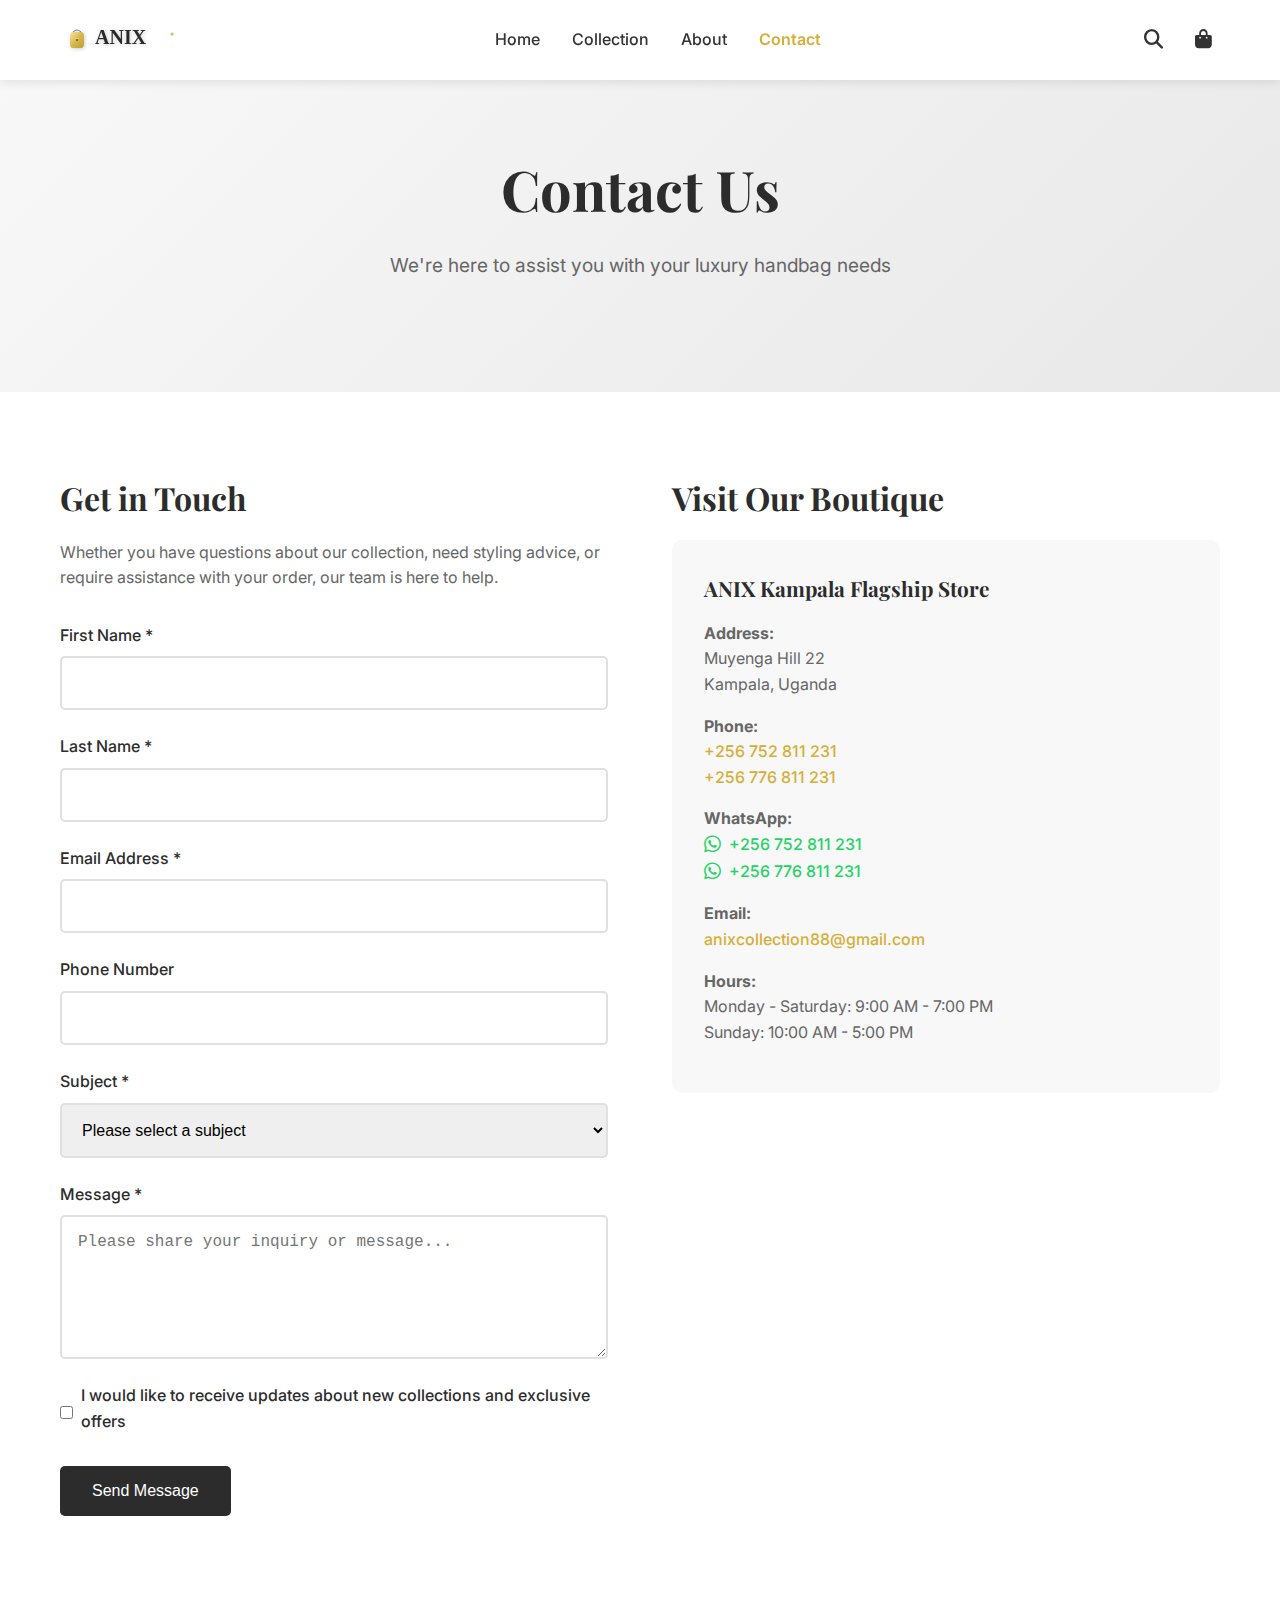
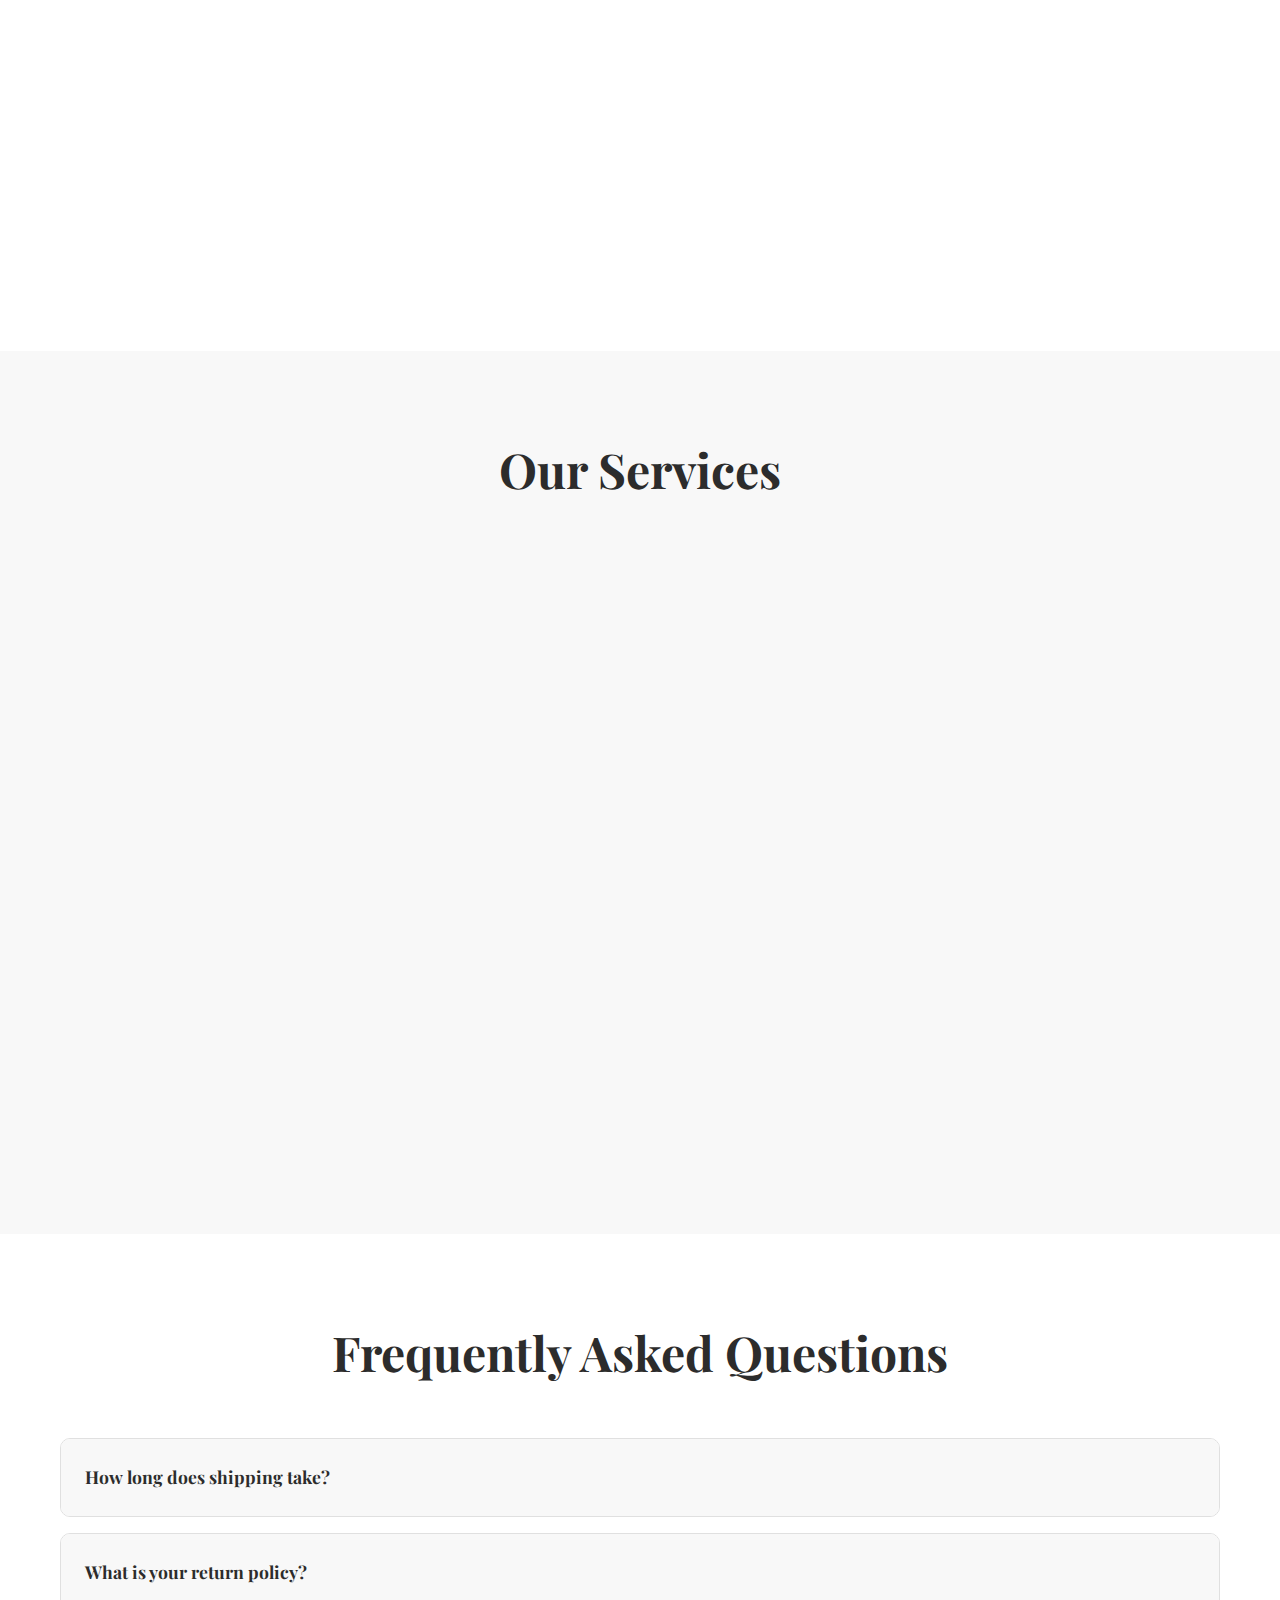
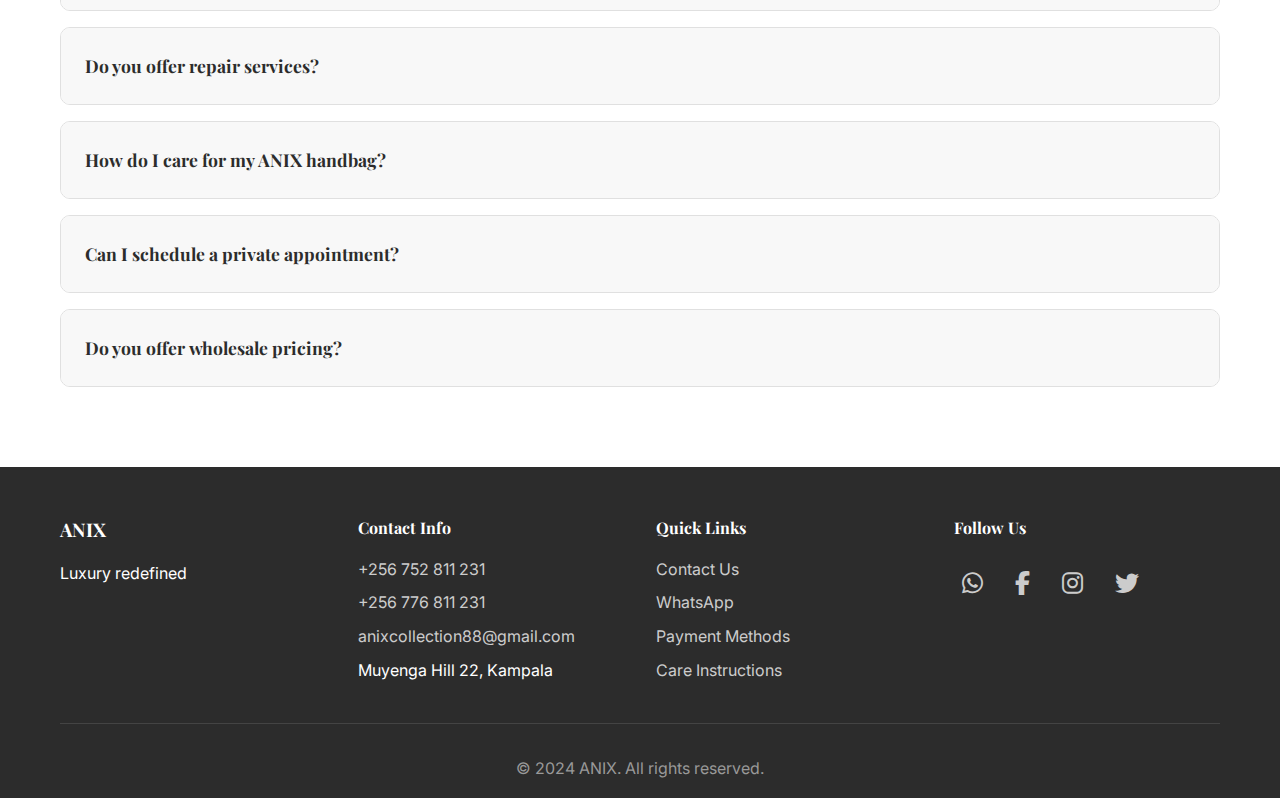
<file: contact.html>
<!DOCTYPE html>
<html lang="en">
<head>
    <meta charset="UTF-8">
    <meta name="viewport" content="width=device-width, initial-scale=1.0, maximum-scale=5.0, user-scalable=yes">
    <meta name="theme-color" content="#d4af37">
    <meta name="apple-mobile-web-app-capable" content="yes">
    <meta name="apple-mobile-web-app-status-bar-style" content="default">
    <title>Contact - ANIX Luxury Handbags</title>
    <link rel="icon" type="image/svg+xml" href="favicon.svg">
    <link rel="stylesheet" href="styles.css">
    <link href="https://fonts.googleapis.com/css2?family=Playfair+Display:wght@400;700&family=Inter:wght@300;400;500;600&display=swap" rel="stylesheet">
    <link rel="stylesheet" href="https://cdnjs.cloudflare.com/ajax/libs/font-awesome/6.4.0/css/all.min.css">
</head>
<body>
    <!-- Header -->
    <header class="header">
        <nav class="navbar">
            <div class="nav-container">
                <div class="logo">
                    <a href="index.html">
                        <img src="logo-horizontal.svg" alt="ANIX Luxury Handbags" class="logo-img">
                    </a>
                </div>
                <ul class="nav-menu">
                    <li><a href="index.html">Home</a></li>
                    <li><a href="collection.html">Collection</a></li>
                    <li><a href="about.html">About</a></li>
                    <li><a href="contact.html" class="active">Contact</a></li>
                </ul>
                <div class="mobile-menu-toggle" onclick="toggleMobileMenu()">
                    <span></span>
                    <span></span>
                    <span></span>
                </div>
                <div class="nav-icons">
                    <span class="search-icon" onclick="toggleSearch()"><i class="fas fa-search"></i></span>
                    <span class="cart-icon" onclick="toggleCart()">
                        <i class="fas fa-shopping-bag"></i>
                        <span class="cart-count" id="cartCount">0</span>
                    </span>
                </div>
            </div>
        </nav>
    </header>

    <!-- Mobile Navigation Menu -->
    <div class="mobile-nav-menu" id="mobileNavMenu">
        <ul>
            <li><a href="index.html">Home</a></li>
            <li><a href="collection.html">Collection</a></li>
            <li><a href="about.html">About</a></li>
            <li><a href="contact.html" class="active">Contact</a></li>
            <li><a href="payment-methods.html">Payment Methods</a></li>
        </ul>
    </div>

    <!-- Contact Hero -->
    <section class="contact-hero">
        <div class="container">
            <h1 class="page-title">Contact Us</h1>
            <p class="page-subtitle">We're here to assist you with your luxury handbag needs</p>
        </div>
    </section>

    <!-- Contact Main -->
    <section class="contact-main">
        <div class="container">
            <div class="contact-grid">
                <!-- Contact Form -->
                <div class="contact-form-section">
                    <h2>Get in Touch</h2>
                    <p>Whether you have questions about our collection, need styling advice, or require assistance with your order, our team is here to help.</p>
                    
                    <form class="contact-form" id="contactForm">
                        <div class="form-group">
                            <label for="firstName">First Name *</label>
                            <input type="text" id="firstName" name="firstName" required>
                        </div>
                        
                        <div class="form-group">
                            <label for="lastName">Last Name *</label>
                            <input type="text" id="lastName" name="lastName" required>
                        </div>
                        
                        <div class="form-group">
                            <label for="email">Email Address *</label>
                            <input type="email" id="email" name="email" required>
                        </div>
                        
                        <div class="form-group">
                            <label for="phone">Phone Number</label>
                            <input type="tel" id="phone" name="phone">
                        </div>
                        
                        <div class="form-group">
                            <label for="subject">Subject *</label>
                            <select id="subject" name="subject" required>
                                <option value="">Please select a subject</option>
                                <option value="general">General Inquiry</option>
                                <option value="product">Product Information</option>
                                <option value="order">Order Status</option>
                                <option value="styling">Personal Styling</option>
                                <option value="care">Care Instructions</option>
                                <option value="repair">Repair Services</option>
                                <option value="wholesale">Wholesale Inquiry</option>
                            </select>
                        </div>
                        
                        <div class="form-group">
                            <label for="message">Message *</label>
                            <textarea id="message" name="message" rows="6" required placeholder="Please share your inquiry or message..."></textarea>
                        </div>
                        
                        <div class="form-group checkbox-group">
                            <input type="checkbox" id="newsletter" name="newsletter">
                            <label for="newsletter">I would like to receive updates about new collections and exclusive offers</label>
                        </div>
                        
                        <button type="submit" class="submit-btn">Send Message</button>
                    </form>
                </div>

                <!-- Contact Information -->
                <div class="contact-info-section">
                    <h2>Visit Our Boutique</h2>

                    <div class="boutique-info">
                        <h3>ANIX Kampala Flagship Store</h3>
                        <div class="boutique-details">
                            <p><strong>Address:</strong><br>
                            Muyenga Hill 22<br>
                            Kampala, Uganda</p>

                            <p><strong>Phone:</strong><br>
                            <a href="tel:+256752811231" class="phone-link">+256 752 811 231</a><br>
                            <a href="tel:+256776811231" class="phone-link">+256 776 811 231</a></p>

                            <p><strong>WhatsApp:</strong><br>
                            <a href="https://wa.me/256752811231" target="_blank" class="whatsapp-link">
                                <i class="fab fa-whatsapp"></i> +256 752 811 231
                            </a><br>
                            <a href="https://wa.me/256776811231" target="_blank" class="whatsapp-link">
                                <i class="fab fa-whatsapp"></i> +256 776 811 231
                            </a></p>

                            <p><strong>Email:</strong><br>
                            <a href="mailto:anixcollection88@gmail.com" class="email-link">anixcollection88@gmail.com</a></p>

                            <p><strong>Hours:</strong><br>
                            Monday - Saturday: 9:00 AM - 7:00 PM<br>
                            Sunday: 10:00 AM - 5:00 PM</p>
                        </div>
                    </div>

                    <div class="boutique-info">
                        <h3>Quick Contact</h3>
                        <div class="boutique-details">
                            <div class="quick-contact-buttons">
                                <a href="https://wa.me/256752811231?text=Hello%20ANIX,%20I'm%20interested%20in%20your%20luxury%20handbag%20collection" target="_blank" class="contact-btn whatsapp-btn">
                                    <i class="fab fa-whatsapp"></i> WhatsApp Us
                                </a>
                                <a href="tel:+256752811231" class="contact-btn call-btn">
                                    <i class="fas fa-phone"></i> Call Now
                                </a>
                                <a href="mailto:anixcollection88@gmail.com?subject=Inquiry%20about%20ANIX%20Handbags" class="contact-btn email-btn">
                                    <i class="fas fa-envelope"></i> Email Us
                                </a>
                            </div>
                        </div>
                    </div>

                    <div class="boutique-info">
                        <h3>Location Map</h3>
                        <div class="boutique-details">
                            <p>Located in the prestigious Muyenga Hill area, our flagship store offers a luxurious shopping experience in the heart of Kampala.</p>
                            <div class="map-placeholder">
                                <p style="text-align: center; color: #666; font-style: italic;">
                                    <i class="fas fa-map-marker-alt"></i> Muyenga Hill 22, Kampala<br>
                                    <small>Easy access via Ggaba Road</small>
                                </p>
                            </div>
                        </div>
                    </div>
                </div>
            </div>
        </div>
    </section>

    <!-- Services -->
    <section class="services">
        <div class="container">
            <h2 class="section-title">Our Services</h2>
            <div class="services-grid">
                <div class="service-item">
                    <div class="service-icon"><i class="fas fa-shopping-bag"></i></div>
                    <h3>Personal Shopping</h3>
                    <p>Our expert stylists provide personalized consultations to help you find the perfect handbag for any occasion.</p>
                </div>
                <div class="service-item">
                    <div class="service-icon"><i class="fas fa-tools"></i></div>
                    <h3>Repair & Restoration</h3>
                    <p>Professional repair services to maintain and restore your ANIX handbags to their original beauty.</p>
                </div>
                <div class="service-item">
                    <div class="service-icon"><i class="fas fa-gift"></i></div>
                    <h3>Custom Orders</h3>
                    <p>Create a truly unique piece with our bespoke service, tailored to your specific preferences and requirements.</p>
                </div>
                <div class="service-item">
                    <div class="service-icon"><i class="fas fa-shipping-fast"></i></div>
                    <h3>Worldwide Delivery</h3>
                    <p>Secure, insured shipping to over 50 countries with white-glove delivery service for your precious purchases.</p>
                </div>
                <div class="service-item">
                    <div class="service-icon"><i class="fas fa-credit-card"></i></div>
                    <h3>Flexible Payment</h3>
                    <p>Multiple payment options including installment plans to make luxury more accessible.</p>
                </div>
                <div class="service-item">
                    <div class="service-icon"><i class="fas fa-certificate"></i></div>
                    <h3>Authentication</h3>
                    <p>Certificate of authenticity with every purchase, ensuring the genuineness of your investment.</p>
                </div>
            </div>
        </div>
    </section>

    <!-- FAQ -->
    <section class="faq">
        <div class="container">
            <h2 class="section-title">Frequently Asked Questions</h2>
            <div class="faq-grid">
                <div class="faq-item">
                    <h3 class="faq-question">How long does shipping take?</h3>
                    <div class="faq-answer">
                        <p>Standard shipping takes 3-5 business days within the US and 7-10 business days internationally. Express shipping options are available for faster delivery.</p>
                    </div>
                </div>
                
                <div class="faq-item">
                    <h3 class="faq-question">What is your return policy?</h3>
                    <div class="faq-answer">
                        <p>We offer a 30-day return policy for unused items in original condition. Custom orders are final sale. Please contact us for return authorization.</p>
                    </div>
                </div>
                
                <div class="faq-item">
                    <h3 class="faq-question">Do you offer repair services?</h3>
                    <div class="faq-answer">
                        <p>Yes, we provide comprehensive repair and restoration services for all ANIX handbags. Contact us for a consultation and quote.</p>
                    </div>
                </div>
                
                <div class="faq-item">
                    <h3 class="faq-question">How do I care for my ANIX handbag?</h3>
                    <div class="faq-answer">
                        <p>Each handbag comes with detailed care instructions. Generally, store in the provided dust bag, avoid excessive moisture, and use leather conditioner as recommended.</p>
                    </div>
                </div>
                
                <div class="faq-item">
                    <h3 class="faq-question">Can I schedule a private appointment?</h3>
                    <div class="faq-answer">
                        <p>Absolutely! We offer private shopping appointments at all our boutiques. Contact us to schedule your personalized experience.</p>
                    </div>
                </div>
                
                <div class="faq-item">
                    <h3 class="faq-question">Do you offer wholesale pricing?</h3>
                    <div class="faq-answer">
                        <p>We work with select retail partners. Please contact our wholesale department for information about becoming an authorized retailer.</p>
                    </div>
                </div>
            </div>
        </div>
    </section>

    <!-- Footer -->
    <footer class="footer">
        <div class="container">
            <div class="footer-content">
                <div class="footer-section">
                    <h3>ANIX</h3>
                    <p>Luxury redefined</p>
                </div>
                <div class="footer-section">
                    <h4>Contact Info</h4>
                    <ul>
                        <li><a href="tel:+256752811231">+256 752 811 231</a></li>
                        <li><a href="tel:+256776811231">+256 776 811 231</a></li>
                        <li><a href="mailto:anixcollection88@gmail.com">anixcollection88@gmail.com</a></li>
                        <li>Muyenga Hill 22, Kampala</li>
                    </ul>
                </div>
                <div class="footer-section">
                    <h4>Quick Links</h4>
                    <ul>
                        <li><a href="contact.html">Contact Us</a></li>
                        <li><a href="https://wa.me/256752811231" target="_blank">WhatsApp</a></li>
                        <li><a href="payment-methods.html">Payment Methods</a></li>
                        <li><a href="#">Care Instructions</a></li>
                    </ul>
                </div>
                <div class="footer-section">
                    <h4>Follow Us</h4>
                    <div class="social-links">
                        <a href="https://wa.me/256752811231" target="_blank" title="WhatsApp"><i class="fab fa-whatsapp"></i></a>
                        <a href="#" title="Facebook"><i class="fab fa-facebook-f"></i></a>
                        <a href="#" title="Instagram"><i class="fab fa-instagram"></i></a>
                        <a href="#" title="Twitter"><i class="fab fa-twitter"></i></a>
                    </div>
                </div>
            </div>
            <div class="footer-bottom">
                <p>&copy; 2024 ANIX. All rights reserved.</p>
            </div>
        </div>
    </footer>

    <script src="script.js"></script>
    <script src="search.js"></script>
    <script src="cart.js"></script>
    <script src="contact.js"></script>
</body>
</html>
</file>
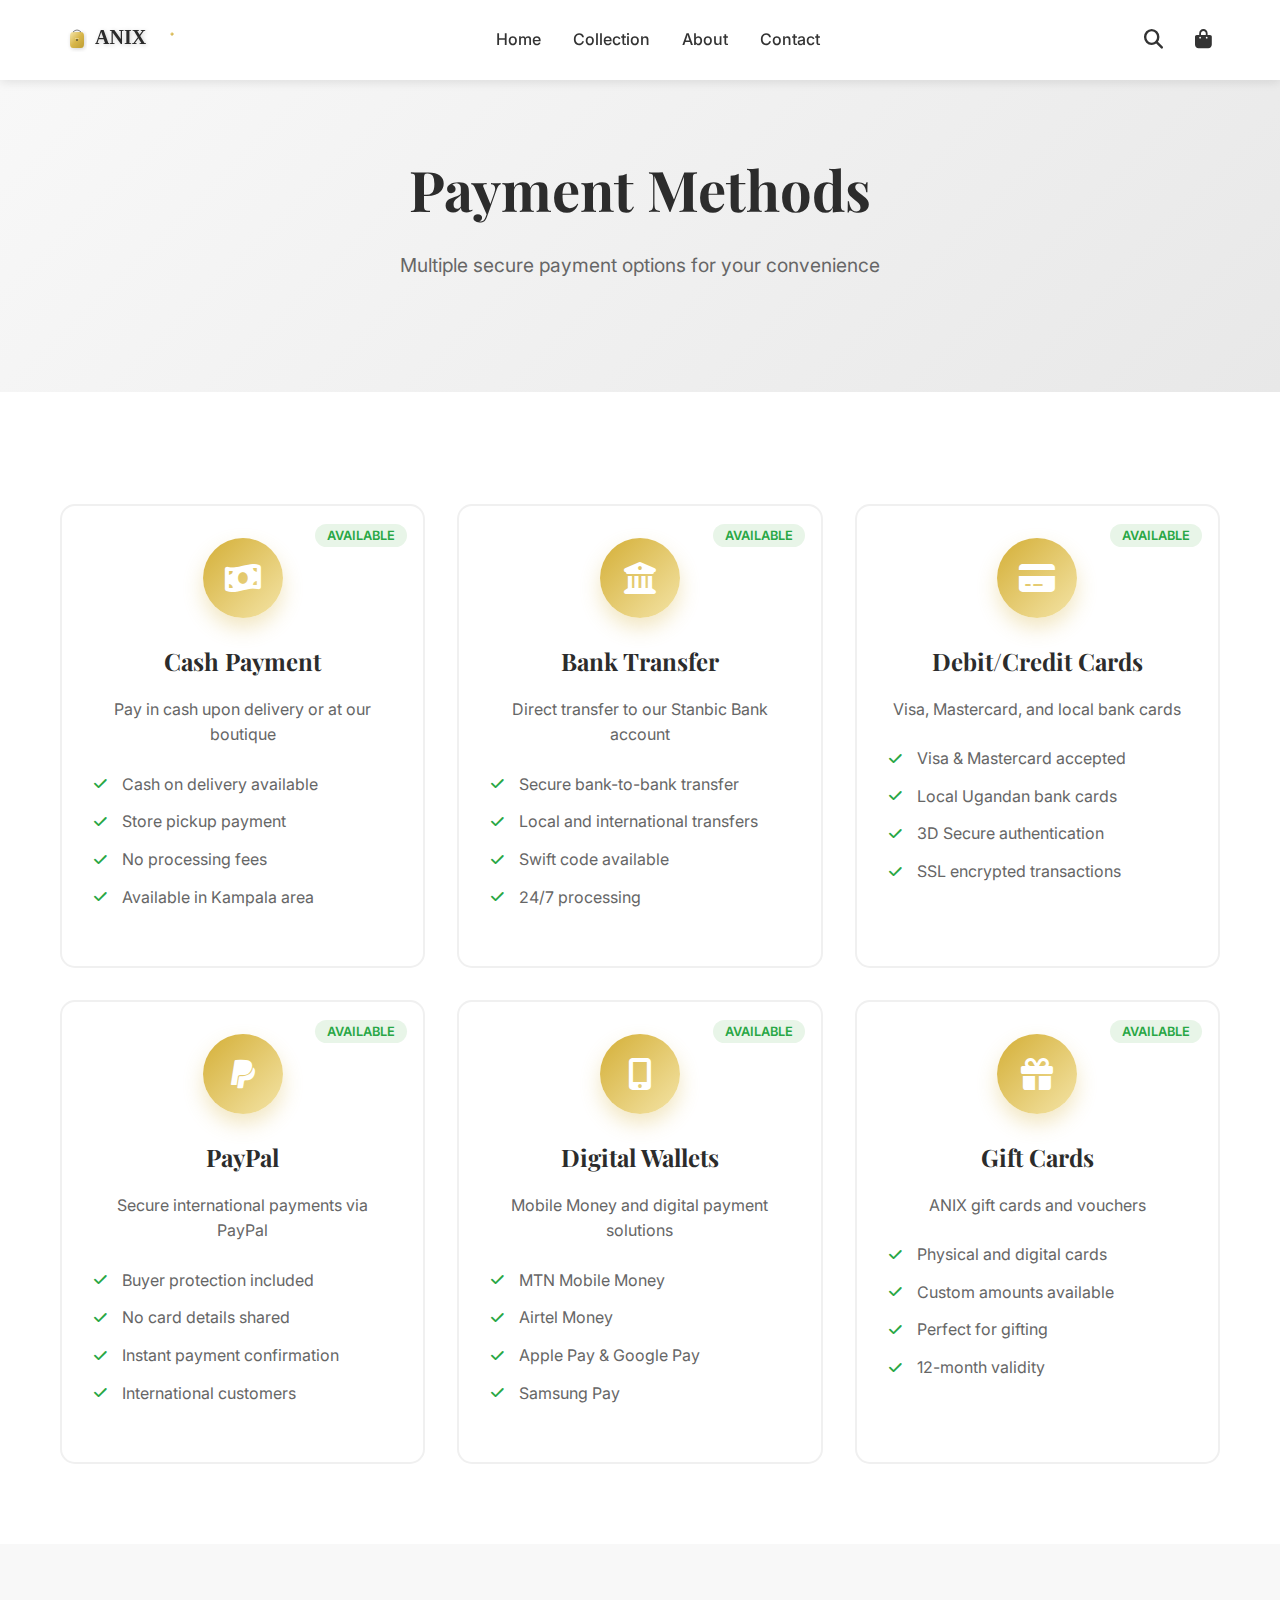
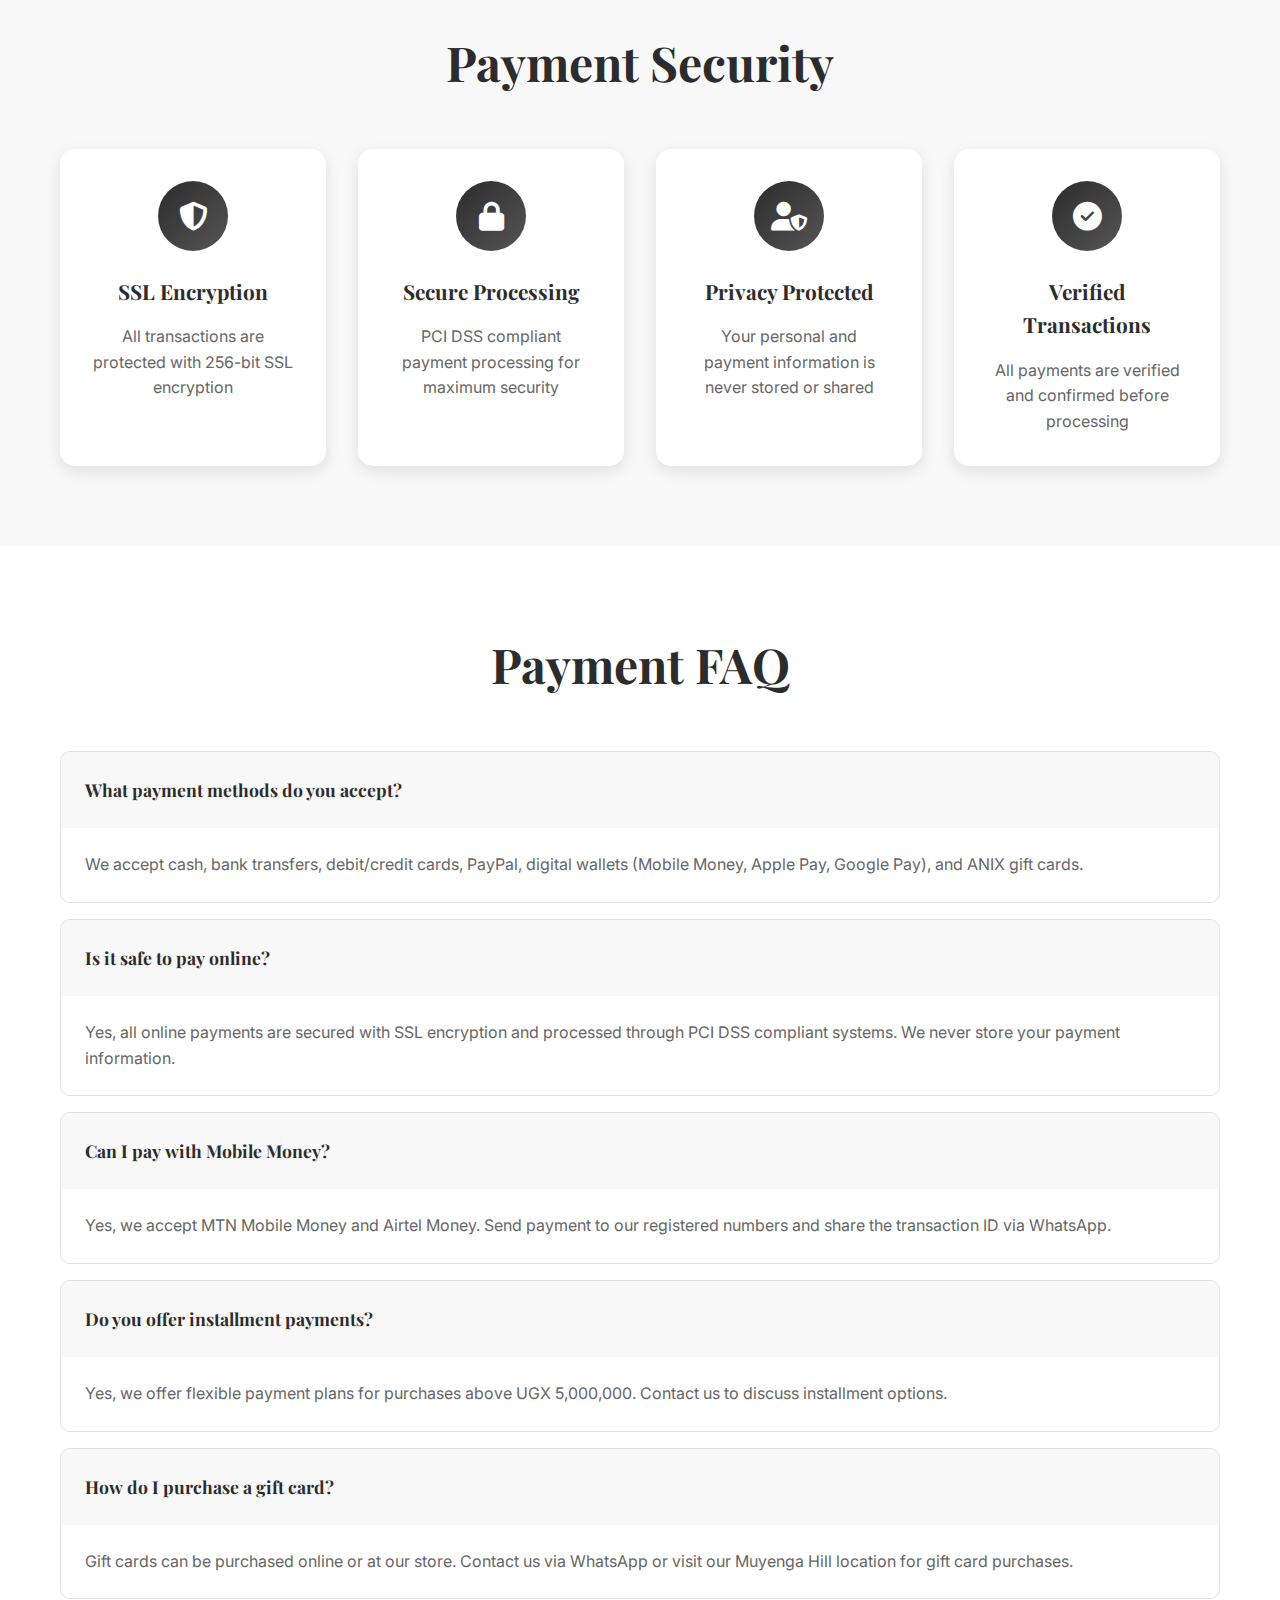
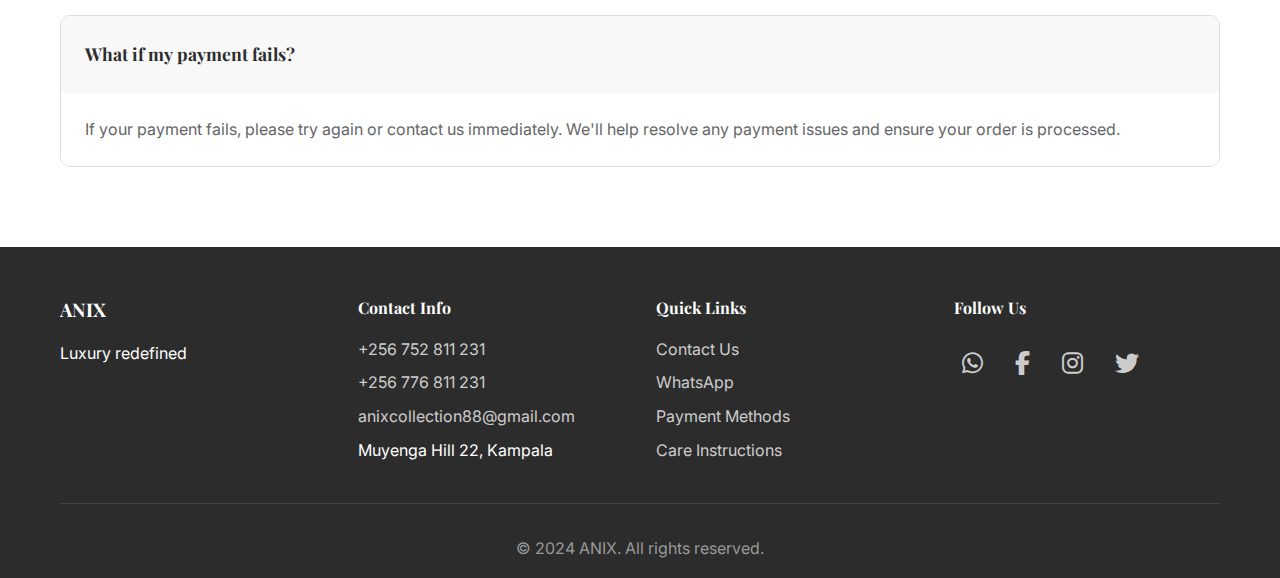
<file: payment-methods.html>
<!DOCTYPE html>
<html lang="en">
<head>
    <meta charset="UTF-8">
    <meta name="viewport" content="width=device-width, initial-scale=1.0, maximum-scale=5.0, user-scalable=yes">
    <meta name="theme-color" content="#d4af37">
    <meta name="apple-mobile-web-app-capable" content="yes">
    <meta name="apple-mobile-web-app-status-bar-style" content="default">
    <title>Payment Methods - ANIX Luxury Handbags</title>
    <link rel="icon" type="image/svg+xml" href="favicon.svg">
    <link rel="stylesheet" href="styles.css">
    <link href="https://fonts.googleapis.com/css2?family=Playfair+Display:wght@400;700&family=Inter:wght@300;400;500;600&display=swap" rel="stylesheet">
    <link rel="stylesheet" href="https://cdnjs.cloudflare.com/ajax/libs/font-awesome/6.4.0/css/all.min.css">
</head>
<body>
    <!-- Header -->
    <header class="header">
        <nav class="navbar">
            <div class="nav-container">
                <div class="logo">
                    <a href="index.html">
                        <img src="logo-horizontal.svg" alt="ANIX Luxury Handbags" class="logo-img">
                    </a>
                </div>
                <ul class="nav-menu">
                    <li><a href="index.html">Home</a></li>
                    <li><a href="collection.html">Collection</a></li>
                    <li><a href="about.html">About</a></li>
                    <li><a href="contact.html">Contact</a></li>
                </ul>
                <div class="mobile-menu-toggle" onclick="toggleMobileMenu()">
                    <span></span>
                    <span></span>
                    <span></span>
                </div>
                <div class="nav-icons">
                    <span class="search-icon" onclick="toggleSearch()"><i class="fas fa-search"></i></span>
                    <span class="cart-icon" onclick="toggleCart()">
                        <i class="fas fa-shopping-bag"></i>
                        <span class="cart-count" id="cartCount">0</span>
                    </span>
                </div>
            </div>
        </nav>
    </header>

    <!-- Mobile Navigation Menu -->
    <div class="mobile-nav-menu" id="mobileNavMenu">
        <ul>
            <li><a href="index.html">Home</a></li>
            <li><a href="collection.html">Collection</a></li>
            <li><a href="about.html">About</a></li>
            <li><a href="contact.html">Contact</a></li>
            <li><a href="payment-methods.html" class="active">Payment Methods</a></li>
        </ul>
    </div>

    <!-- Payment Methods Hero -->
    <section class="payment-hero">
        <div class="container">
            <h1 class="page-title">Payment Methods</h1>
            <p class="page-subtitle">Multiple secure payment options for your convenience</p>
        </div>
    </section>

    <!-- Payment Methods Main -->
    <section class="payment-methods-main">
        <div class="container">
            <div class="payment-methods-grid">
                <!-- Cash Payment -->
                <div class="payment-method-card">
                    <div class="payment-card-icon">
                        <i class="fas fa-money-bill-wave"></i>
                    </div>
                    <h3>Cash Payment</h3>
                    <p class="payment-description">Pay in cash upon delivery or at our boutique</p>
                    <ul class="payment-features">
                        <li><i class="fas fa-check"></i> Cash on delivery available</li>
                        <li><i class="fas fa-check"></i> Store pickup payment</li>
                        <li><i class="fas fa-check"></i> No processing fees</li>
                        <li><i class="fas fa-check"></i> Available in Kampala area</li>
                    </ul>
                    <div class="payment-availability">
                        <span class="availability-badge available">Available</span>
                    </div>
                </div>

                <!-- Bank Transfer -->
                <div class="payment-method-card">
                    <div class="payment-card-icon">
                        <i class="fas fa-university"></i>
                    </div>
                    <h3>Bank Transfer</h3>
                    <p class="payment-description">Direct transfer to our Stanbic Bank account</p>
                    <ul class="payment-features">
                        <li><i class="fas fa-check"></i> Secure bank-to-bank transfer</li>
                        <li><i class="fas fa-check"></i> Local and international transfers</li>
                        <li><i class="fas fa-check"></i> Swift code available</li>
                        <li><i class="fas fa-check"></i> 24/7 processing</li>
                    </ul>
                    <div class="payment-availability">
                        <span class="availability-badge available">Available</span>
                    </div>
                </div>

                <!-- Debit/Credit Cards -->
                <div class="payment-method-card">
                    <div class="payment-card-icon">
                        <i class="fas fa-credit-card"></i>
                    </div>
                    <h3>Debit/Credit Cards</h3>
                    <p class="payment-description">Visa, Mastercard, and local bank cards</p>
                    <ul class="payment-features">
                        <li><i class="fas fa-check"></i> Visa & Mastercard accepted</li>
                        <li><i class="fas fa-check"></i> Local Ugandan bank cards</li>
                        <li><i class="fas fa-check"></i> 3D Secure authentication</li>
                        <li><i class="fas fa-check"></i> SSL encrypted transactions</li>
                    </ul>
                    <div class="payment-availability">
                        <span class="availability-badge available">Available</span>
                    </div>
                </div>

                <!-- PayPal -->
                <div class="payment-method-card">
                    <div class="payment-card-icon">
                        <i class="fab fa-paypal"></i>
                    </div>
                    <h3>PayPal</h3>
                    <p class="payment-description">Secure international payments via PayPal</p>
                    <ul class="payment-features">
                        <li><i class="fas fa-check"></i> Buyer protection included</li>
                        <li><i class="fas fa-check"></i> No card details shared</li>
                        <li><i class="fas fa-check"></i> Instant payment confirmation</li>
                        <li><i class="fas fa-check"></i> International customers</li>
                    </ul>
                    <div class="payment-availability">
                        <span class="availability-badge available">Available</span>
                    </div>
                </div>

                <!-- Digital Wallets -->
                <div class="payment-method-card">
                    <div class="payment-card-icon">
                        <i class="fas fa-mobile-alt"></i>
                    </div>
                    <h3>Digital Wallets</h3>
                    <p class="payment-description">Mobile Money and digital payment solutions</p>
                    <ul class="payment-features">
                        <li><i class="fas fa-check"></i> MTN Mobile Money</li>
                        <li><i class="fas fa-check"></i> Airtel Money</li>
                        <li><i class="fas fa-check"></i> Apple Pay & Google Pay</li>
                        <li><i class="fas fa-check"></i> Samsung Pay</li>
                    </ul>
                    <div class="payment-availability">
                        <span class="availability-badge available">Available</span>
                    </div>
                </div>

                <!-- Gift Cards -->
                <div class="payment-method-card">
                    <div class="payment-card-icon">
                        <i class="fas fa-gift"></i>
                    </div>
                    <h3>Gift Cards</h3>
                    <p class="payment-description">ANIX gift cards and vouchers</p>
                    <ul class="payment-features">
                        <li><i class="fas fa-check"></i> Physical and digital cards</li>
                        <li><i class="fas fa-check"></i> Custom amounts available</li>
                        <li><i class="fas fa-check"></i> Perfect for gifting</li>
                        <li><i class="fas fa-check"></i> 12-month validity</li>
                    </ul>
                    <div class="payment-availability">
                        <span class="availability-badge available">Available</span>
                    </div>
                </div>
            </div>
        </div>
    </section>

    <!-- Payment Security -->
    <section class="payment-security">
        <div class="container">
            <h2 class="section-title">Payment Security</h2>
            <div class="security-features">
                <div class="security-item">
                    <div class="security-icon">
                        <i class="fas fa-shield-alt"></i>
                    </div>
                    <h3>SSL Encryption</h3>
                    <p>All transactions are protected with 256-bit SSL encryption</p>
                </div>
                <div class="security-item">
                    <div class="security-icon">
                        <i class="fas fa-lock"></i>
                    </div>
                    <h3>Secure Processing</h3>
                    <p>PCI DSS compliant payment processing for maximum security</p>
                </div>
                <div class="security-item">
                    <div class="security-icon">
                        <i class="fas fa-user-shield"></i>
                    </div>
                    <h3>Privacy Protected</h3>
                    <p>Your personal and payment information is never stored or shared</p>
                </div>
                <div class="security-item">
                    <div class="security-icon">
                        <i class="fas fa-check-circle"></i>
                    </div>
                    <h3>Verified Transactions</h3>
                    <p>All payments are verified and confirmed before processing</p>
                </div>
            </div>
        </div>
    </section>

    <!-- Payment FAQ -->
    <section class="payment-faq">
        <div class="container">
            <h2 class="section-title">Payment FAQ</h2>
            <div class="faq-grid">
                <div class="faq-item">
                    <h3 class="faq-question">What payment methods do you accept?</h3>
                    <div class="faq-answer">
                        <p>We accept cash, bank transfers, debit/credit cards, PayPal, digital wallets (Mobile Money, Apple Pay, Google Pay), and ANIX gift cards.</p>
                    </div>
                </div>
                
                <div class="faq-item">
                    <h3 class="faq-question">Is it safe to pay online?</h3>
                    <div class="faq-answer">
                        <p>Yes, all online payments are secured with SSL encryption and processed through PCI DSS compliant systems. We never store your payment information.</p>
                    </div>
                </div>
                
                <div class="faq-item">
                    <h3 class="faq-question">Can I pay with Mobile Money?</h3>
                    <div class="faq-answer">
                        <p>Yes, we accept MTN Mobile Money and Airtel Money. Send payment to our registered numbers and share the transaction ID via WhatsApp.</p>
                    </div>
                </div>
                
                <div class="faq-item">
                    <h3 class="faq-question">Do you offer installment payments?</h3>
                    <div class="faq-answer">
                        <p>Yes, we offer flexible payment plans for purchases above UGX 5,000,000. Contact us to discuss installment options.</p>
                    </div>
                </div>
                
                <div class="faq-item">
                    <h3 class="faq-question">How do I purchase a gift card?</h3>
                    <div class="faq-answer">
                        <p>Gift cards can be purchased online or at our store. Contact us via WhatsApp or visit our Muyenga Hill location for gift card purchases.</p>
                    </div>
                </div>
                
                <div class="faq-item">
                    <h3 class="faq-question">What if my payment fails?</h3>
                    <div class="faq-answer">
                        <p>If your payment fails, please try again or contact us immediately. We'll help resolve any payment issues and ensure your order is processed.</p>
                    </div>
                </div>
            </div>
        </div>
    </section>

    <!-- Footer -->
    <footer class="footer">
        <div class="container">
            <div class="footer-content">
                <div class="footer-section">
                    <h3>ANIX</h3>
                    <p>Luxury redefined</p>
                </div>
                <div class="footer-section">
                    <h4>Contact Info</h4>
                    <ul>
                        <li><a href="tel:+256752811231">+256 752 811 231</a></li>
                        <li><a href="tel:+256776811231">+256 776 811 231</a></li>
                        <li><a href="mailto:anixcollection88@gmail.com">anixcollection88@gmail.com</a></li>
                        <li>Muyenga Hill 22, Kampala</li>
                    </ul>
                </div>
                <div class="footer-section">
                    <h4>Quick Links</h4>
                    <ul>
                        <li><a href="contact.html">Contact Us</a></li>
                        <li><a href="https://wa.me/256752811231" target="_blank">WhatsApp</a></li>
                        <li><a href="payment-methods.html">Payment Methods</a></li>
                        <li><a href="#">Care Instructions</a></li>
                    </ul>
                </div>
                <div class="footer-section">
                    <h4>Follow Us</h4>
                    <div class="social-links">
                        <a href="https://wa.me/256752811231" target="_blank" title="WhatsApp"><i class="fab fa-whatsapp"></i></a>
                        <a href="#" title="Facebook"><i class="fab fa-facebook-f"></i></a>
                        <a href="#" title="Instagram"><i class="fab fa-instagram"></i></a>
                        <a href="#" title="Twitter"><i class="fab fa-twitter"></i></a>
                    </div>
                </div>
            </div>
            <div class="footer-bottom">
                <p>&copy; 2024 ANIX. All rights reserved.</p>
            </div>
        </div>
    </footer>

    <script src="script.js"></script>
    <script src="search.js"></script>
    <script src="cart.js"></script>
</body>
</html>
</file>
<file: styles.css>
/* Reset and Base Styles */
* {
    margin: 0;
    padding: 0;
    box-sizing: border-box;
}

body {
    font-family: 'Inter', sans-serif;
    line-height: 1.6;
    color: #333;
    background-color: #fafafa;
}

.container {
    max-width: 1200px;
    margin: 0 auto;
    padding: 0 20px;
}

/* Header */
.header {
    background: #fff;
    box-shadow: 0 2px 10px rgba(0,0,0,0.1);
    position: fixed;
    width: 100%;
    top: 0;
    z-index: 1000;
}

.navbar {
    padding: 1rem 0;
}

.nav-container {
    max-width: 1200px;
    margin: 0 auto;
    padding: 0 20px;
    display: flex;
    justify-content: space-between;
    align-items: center;
}

.logo h1 {
    font-family: 'Playfair Display', serif;
    font-size: 2rem;
    font-weight: 700;
    color: #2c2c2c;
    letter-spacing: 2px;
}

.logo-img {
    height: 40px;
    width: auto;
    transition: transform 0.3s ease;
    cursor: pointer;
}

.logo-img:hover {
    transform: scale(1.05);
}

.nav-menu {
    display: flex;
    list-style: none;
    gap: 2rem;
}

.nav-menu a {
    text-decoration: none;
    color: #333;
    font-weight: 500;
    transition: color 0.3s ease;
}

.nav-menu a:hover {
    color: #d4af37;
}

.nav-icons {
    display: flex;
    gap: 1rem;
    font-size: 1.2rem;
    cursor: pointer;
}

.nav-icons span {
    padding: 0.5rem;
    border-radius: 50%;
    transition: all 0.3s ease;
}

.nav-icons span:hover {
    background: rgba(212, 175, 55, 0.1);
    color: #d4af37;
}

/* Cart Count Badge */
.cart-count {
    position: absolute;
    top: -8px;
    right: -8px;
    background: #d4af37;
    color: white;
    border-radius: 50%;
    width: 20px;
    height: 20px;
    font-size: 0.75rem;
    font-weight: bold;
    display: flex;
    align-items: center;
    justify-content: center;
    min-width: 20px;
}

.cart-icon {
    position: relative;
}

/* Hero Section */
.hero {
    margin-top: 80px;
    min-height: 80vh;
    display: flex;
    align-items: center;
    background: linear-gradient(135deg, #f8f8f8 0%, #e8e8e8 100%);
    padding: 2rem 0;
}

.hero-content {
    flex: 1;
    max-width: 1200px;
    margin: 0 auto;
    padding: 0 20px;
    display: grid;
    grid-template-columns: 1fr 1fr;
    gap: 4rem;
    align-items: center;
}

.hero-title {
    font-family: 'Playfair Display', serif;
    font-size: 4rem;
    font-weight: 700;
    color: #2c2c2c;
    letter-spacing: 3px;
    margin-bottom: 0.5rem;
}

.hero-subtitle {
    font-size: 1.5rem;
    color: #666;
    margin-bottom: 1rem;
    font-weight: 300;
}

.hero-description {
    font-size: 1.1rem;
    color: #777;
    margin-bottom: 2rem;
    line-height: 1.8;
}

.cta-button {
    background: #2c2c2c;
    color: white;
    border: none;
    padding: 1rem 2rem;
    font-size: 1rem;
    font-weight: 500;
    cursor: pointer;
    transition: all 0.3s ease;
    letter-spacing: 1px;
    text-transform: uppercase;
}

.cta-button:hover {
    background: #d4af37;
    transform: translateY(-2px);
}

.hero-image {
    display: flex;
    justify-content: center;
    align-items: center;
}

.hero-bag-container {
    width: 350px;
    height: 350px;
    border-radius: 20px;
    overflow: hidden;
    box-shadow: 0 20px 40px rgba(0,0,0,0.15);
    background: #f8f8f8;
    display: flex;
    align-items: center;
    justify-content: center;
}

.hero-bag-img {
    width: 100%;
    height: 100%;
    object-fit: cover;
    transition: transform 0.3s ease;
}

.hero-bag-img:hover {
    transform: scale(1.05);
}

/* Collection Section */
.collection {
    padding: 5rem 0;
    background: #fff;
}

.section-title {
    font-family: 'Playfair Display', serif;
    font-size: 3rem;
    text-align: center;
    margin-bottom: 1rem;
    color: #2c2c2c;
}

.collection-subtitle {
    text-align: center;
    color: #666;
    font-size: 1.1rem;
    margin-bottom: 3rem;
    font-style: italic;
}

.collection-grid {
    display: grid;
    grid-template-columns: repeat(auto-fit, minmax(350px, 1fr));
    gap: 2rem;
    margin-top: 2rem;
}

.product-card {
    background: #fff;
    border-radius: 10px;
    overflow: hidden;
    box-shadow: 0 10px 30px rgba(0,0,0,0.1);
    transition: transform 0.3s ease, box-shadow 0.3s ease;
    cursor: pointer;
}

.product-card:hover {
    transform: translateY(-10px);
    box-shadow: 0 20px 40px rgba(0,0,0,0.15);
}

.product-image {
    height: 250px;
    background: #f8f8f8;
    display: flex;
    align-items: center;
    justify-content: center;
    position: relative;
    overflow: hidden;
}

.product-img {
    width: 100%;
    height: 100%;
    object-fit: cover;
    transition: transform 0.3s ease;
}

.product-card:hover .product-img {
    transform: scale(1.05);
}

.product-info {
    padding: 1.5rem;
    text-align: center;
}

.product-info h3 {
    font-family: 'Playfair Display', serif;
    font-size: 1.3rem;
    margin-bottom: 0.5rem;
    color: #2c2c2c;
}

.product-price {
    font-size: 1.2rem;
    font-weight: 600;
    color: #d4af37;
    margin-bottom: 0.5rem;
}

.product-description {
    color: #666;
    font-size: 0.9rem;
}

/* About Section */
.about {
    padding: 5rem 0;
    background: #f8f8f8;
}

.about-content {
    max-width: 800px;
    margin: 0 auto;
    text-align: center;
}

.about-content p {
    font-size: 1.1rem;
    color: #666;
    margin-bottom: 1.5rem;
    line-height: 1.8;
}

/* Footer */
.footer {
    background: #2c2c2c;
    color: #fff;
    padding: 3rem 0 1rem;
}

.footer-content {
    display: grid;
    grid-template-columns: repeat(auto-fit, minmax(250px, 1fr));
    gap: 2rem;
    margin-bottom: 2rem;
}

.footer-section h3,
.footer-section h4 {
    margin-bottom: 1rem;
    font-family: 'Playfair Display', serif;
}

.footer-section ul {
    list-style: none;
}

.footer-section ul li {
    margin-bottom: 0.5rem;
}

.footer-section a {
    color: #ccc;
    text-decoration: none;
    transition: color 0.3s ease;
}

.footer-section a:hover {
    color: #d4af37;
}

.social-links {
    display: flex;
    gap: 1rem;
    font-size: 1.5rem;
}

.social-links a,
.social-links span {
    color: #ccc;
    text-decoration: none;
    transition: all 0.3s ease;
    padding: 0.5rem;
    border-radius: 50%;
}

.social-links a:hover {
    color: #d4af37;
    background: rgba(212, 175, 55, 0.1);
    transform: translateY(-2px);
}

.footer-bottom {
    text-align: center;
    padding-top: 2rem;
    border-top: 1px solid #444;
    color: #999;
}

/* Modal */
.modal {
    display: none;
    position: fixed;
    z-index: 2000;
    left: 0;
    top: 0;
    width: 100%;
    height: 100%;
    background-color: rgba(0,0,0,0.8);
}

.modal-content {
    background-color: #fff;
    margin: 5% auto;
    padding: 2rem;
    border-radius: 10px;
    width: 80%;
    max-width: 600px;
    position: relative;
}

.close {
    color: #aaa;
    float: right;
    font-size: 28px;
    font-weight: bold;
    cursor: pointer;
    position: absolute;
    right: 20px;
    top: 15px;
}

.close:hover {
    color: #000;
}

/* Active Navigation Link */
.nav-menu a.active {
    color: #d4af37;
    font-weight: 600;
}

/* Page Titles */
.page-title {
    font-family: 'Playfair Display', serif;
    font-size: 3.5rem;
    color: #2c2c2c;
    text-align: center;
    margin-bottom: 1rem;
}

.page-subtitle {
    font-size: 1.2rem;
    color: #666;
    text-align: center;
    margin-bottom: 3rem;
    max-width: 600px;
    margin-left: auto;
    margin-right: auto;
}

/* Collection Page Styles */
.collection-hero {
    margin-top: 80px;
    padding: 4rem 0;
    background: linear-gradient(135deg, #f8f8f8 0%, #e8e8e8 100%);
}

.filter-section {
    padding: 2rem 0;
    background: #fff;
    border-bottom: 1px solid #eee;
}

.filter-controls {
    display: flex;
    justify-content: center;
    gap: 1rem;
    margin-bottom: 1rem;
}

.filter-btn {
    background: transparent;
    border: 2px solid #ddd;
    padding: 0.5rem 1.5rem;
    border-radius: 25px;
    cursor: pointer;
    transition: all 0.3s ease;
    font-weight: 500;
}

.filter-btn.active,
.filter-btn:hover {
    background: #2c2c2c;
    color: white;
    border-color: #2c2c2c;
}

.sort-controls {
    text-align: center;
}

.sort-select {
    padding: 0.5rem 1rem;
    border: 1px solid #ddd;
    border-radius: 5px;
    background: white;
    font-size: 0.9rem;
}

.collection-main {
    padding: 3rem 0;
}

.collection-grid-full {
    display: grid;
    grid-template-columns: repeat(auto-fit, minmax(300px, 1fr));
    gap: 2rem;
}

.product-overlay {
    position: absolute;
    top: 0;
    left: 0;
    right: 0;
    bottom: 0;
    background: rgba(0,0,0,0.8);
    display: flex;
    flex-direction: column;
    align-items: center;
    justify-content: center;
    gap: 1rem;
    opacity: 0;
    transition: opacity 0.3s ease;
}

.product-card:hover .product-overlay {
    opacity: 1;
}

.quick-view-btn,
.add-to-cart-btn {
    background: white;
    color: #2c2c2c;
    border: none;
    padding: 0.75rem 1.5rem;
    border-radius: 25px;
    cursor: pointer;
    font-weight: 500;
    transition: all 0.3s ease;
}

.quick-view-btn:hover,
.add-to-cart-btn:hover {
    background: #d4af37;
    color: white;
}

.product-colors {
    display: flex;
    gap: 0.5rem;
    margin-top: 0.5rem;
    justify-content: center;
}

.color-dot {
    width: 20px;
    height: 20px;
    border-radius: 50%;
    cursor: pointer;
    transition: transform 0.3s ease;
}

.color-dot:hover {
    transform: scale(1.2);
}

.limited-badge {
    position: absolute;
    top: 10px;
    right: 10px;
    background: #d4af37;
    color: white;
    padding: 0.25rem 0.75rem;
    border-radius: 15px;
    font-size: 0.8rem;
    font-weight: 500;
}

.collection-features {
    padding: 4rem 0;
    background: #f8f8f8;
}

.features-grid {
    display: grid;
    grid-template-columns: repeat(auto-fit, minmax(250px, 1fr));
    gap: 2rem;
}

.feature-item {
    text-align: center;
    padding: 2rem;
    background: white;
    border-radius: 10px;
    box-shadow: 0 5px 15px rgba(0,0,0,0.1);
}

.feature-icon {
    font-size: 3rem;
    margin-bottom: 1rem;
    color: #d4af37;
}

.feature-item h3 {
    font-family: 'Playfair Display', serif;
    font-size: 1.5rem;
    margin-bottom: 1rem;
    color: #2c2c2c;
}

/* Mobile Navigation */
.mobile-menu-toggle {
    display: none;
    flex-direction: column;
    cursor: pointer;
    padding: 0.75rem;
    border-radius: 12px;
    background: rgba(212, 175, 55, 0.1);
    border: 2px solid rgba(212, 175, 55, 0.2);
    transition: all 0.3s ease;
    position: relative;
    overflow: hidden;
}

.mobile-menu-toggle::before {
    content: '';
    position: absolute;
    top: 0;
    left: -100%;
    width: 100%;
    height: 100%;
    background: linear-gradient(90deg, transparent, rgba(212, 175, 55, 0.2), transparent);
    transition: left 0.5s ease;
}

.mobile-menu-toggle:active::before {
    left: 100%;
}

.mobile-menu-toggle:active {
    transform: scale(0.95);
    background: rgba(212, 175, 55, 0.2);
}

.mobile-menu-toggle span {
    width: 28px;
    height: 3px;
    background: linear-gradient(90deg, #2c2c2c, #555);
    margin: 3px 0;
    transition: all 0.4s cubic-bezier(0.4, 0, 0.2, 1);
    border-radius: 2px;
    position: relative;
    z-index: 2;
}

.mobile-menu-toggle.active {
    background: rgba(212, 175, 55, 0.2);
    border-color: #d4af37;
    transform: rotate(180deg);
}

.mobile-menu-toggle.active span {
    background: linear-gradient(90deg, #d4af37, #b8941f);
}

.mobile-menu-toggle.active span:nth-child(1) {
    transform: rotate(-45deg) translate(-6px, 6px);
    width: 24px;
}

.mobile-menu-toggle.active span:nth-child(2) {
    opacity: 0;
    transform: scale(0);
}

.mobile-menu-toggle.active span:nth-child(3) {
    transform: rotate(45deg) translate(-6px, -6px);
    width: 24px;
}

.mobile-nav-menu {
    display: none;
    position: fixed;
    top: 70px;
    left: 0;
    width: 100%;
    background: linear-gradient(135deg, rgba(255,255,255,0.98) 0%, rgba(248,248,248,0.98) 100%);
    backdrop-filter: blur(20px);
    box-shadow: 0 10px 30px rgba(0,0,0,0.15);
    z-index: 1000;
    padding: 2rem 0;
    border-top: 1px solid rgba(212, 175, 55, 0.2);
    transform: translateY(-100%);
    transition: all 0.4s cubic-bezier(0.4, 0, 0.2, 1);
}

.mobile-nav-menu.active {
    display: block;
    transform: translateY(0);
}

.mobile-nav-menu ul {
    list-style: none;
    padding: 0;
    margin: 0;
    max-width: 400px;
    margin: 0 auto;
}

.mobile-nav-menu li {
    margin-bottom: 0.5rem;
    border-radius: 12px;
    overflow: hidden;
    margin: 0 1.5rem 0.5rem 1.5rem;
}

.mobile-nav-menu a {
    display: flex;
    align-items: center;
    padding: 1.2rem 1.5rem;
    color: #2c2c2c;
    text-decoration: none;
    font-weight: 500;
    font-size: 1.1rem;
    transition: all 0.3s ease;
    border-radius: 12px;
    position: relative;
    overflow: hidden;
}

.mobile-nav-menu a::before {
    content: '';
    position: absolute;
    top: 0;
    left: -100%;
    width: 100%;
    height: 100%;
    background: linear-gradient(90deg, transparent, rgba(212, 175, 55, 0.1), transparent);
    transition: left 0.5s ease;
}

.mobile-nav-menu a:active::before {
    left: 100%;
}

.mobile-nav-menu a:hover,
.mobile-nav-menu a.active {
    background: linear-gradient(135deg, rgba(212, 175, 55, 0.1) 0%, rgba(212, 175, 55, 0.05) 100%);
    color: #d4af37;
    transform: translateX(8px);
    box-shadow: 0 4px 15px rgba(212, 175, 55, 0.2);
}

.mobile-nav-menu a.active {
    background: linear-gradient(135deg, #d4af37 0%, #b8941f 100%);
    color: white;
    font-weight: 600;
}

/* Mobile menu close animation */
.mobile-nav-menu:not(.active) {
    animation: slideUp 0.4s cubic-bezier(0.4, 0, 0.2, 1) forwards;
}

@keyframes slideUp {
    to {
        transform: translateY(-100%);
    }
}

/* Enhanced Mobile Design */
@media (max-width: 768px) {
    /* Header Mobile - Enhanced */
    .header {
        background: rgba(255, 255, 255, 0.95);
        backdrop-filter: blur(10px);
        border-bottom: 1px solid rgba(212, 175, 55, 0.1);
    }

    .nav-container {
        padding: 0 1.5rem;
        height: 70px;
        display: flex;
        align-items: center;
    }

    .nav-menu {
        display: none;
    }

    .mobile-menu-toggle {
        display: flex;
        order: 3;
        margin-left: auto;
        margin-right: 1rem;
    }

    .logo {
        order: 1;
        flex: 1;
    }

    .logo-img {
        height: 35px;
    }

    .nav-icons {
        order: 2;
        gap: 0.75rem;
        font-size: 1.2rem;
    }

    .nav-icons span {
        padding: 0.6rem;
        border-radius: 50%;
        background: rgba(212, 175, 55, 0.1);
        transition: all 0.3s ease;
    }

    .nav-icons span:active {
        transform: scale(0.95);
        background: rgba(212, 175, 55, 0.2);
    }

    .cart-count {
        width: 20px;
        height: 20px;
        font-size: 0.75rem;
        top: -8px;
        right: -8px;
        border: 2px solid white;
    }

    /* Hero Section Mobile - Enhanced */
    .hero {
        padding: 3rem 0 4rem 0;
        margin-top: 70px;
        min-height: 85vh;
        background: linear-gradient(135deg,
            rgba(248,248,248,1) 0%,
            rgba(240,240,240,1) 50%,
            rgba(235,235,235,1) 100%);
        position: relative;
        overflow: hidden;
    }

    .hero::before {
        content: '';
        position: absolute;
        top: 0;
        left: 0;
        right: 0;
        bottom: 0;
        background: radial-gradient(circle at 30% 70%, rgba(212, 175, 55, 0.1) 0%, transparent 50%);
        pointer-events: none;
    }

    .hero-content {
        grid-template-columns: 1fr;
        text-align: center;
        gap: 3rem;
        position: relative;
        z-index: 2;
        padding: 2rem 1.5rem;
    }

    .hero-title {
        font-size: 2.8rem;
        line-height: 1.1;
        margin-bottom: 1.5rem;
        background: linear-gradient(135deg, #2c2c2c 0%, #555 100%);
        -webkit-background-clip: text;
        -webkit-text-fill-color: transparent;
        background-clip: text;
        text-shadow: 0 2px 4px rgba(0,0,0,0.1);
    }

    .hero-subtitle {
        font-size: 1.3rem;
        margin-bottom: 1rem;
        color: #d4af37;
        font-weight: 500;
        letter-spacing: 1px;
    }

    .hero-description {
        font-size: 1.1rem;
        line-height: 1.6;
        margin-bottom: 2.5rem;
        color: #666;
        max-width: 400px;
        margin-left: auto;
        margin-right: auto;
    }

    .cta-button {
        padding: 1rem 2.5rem;
        font-size: 1rem;
        border-radius: 50px;
        background: linear-gradient(135deg, #d4af37 0%, #b8941f 100%);
        box-shadow: 0 8px 25px rgba(212, 175, 55, 0.3);
        border: none;
        color: white;
        font-weight: 600;
        letter-spacing: 1px;
        text-transform: uppercase;
        transition: all 0.3s ease;
    }

    .cta-button:active {
        transform: translateY(2px);
        box-shadow: 0 4px 15px rgba(212, 175, 55, 0.4);
    }

    .hero-bag-container {
        width: 320px;
        height: 320px;
        margin: 0 auto;
        border-radius: 25px;
        background: linear-gradient(135deg, rgba(255,255,255,0.9) 0%, rgba(248,248,248,0.9) 100%);
        box-shadow: 0 20px 60px rgba(0,0,0,0.15);
        backdrop-filter: blur(10px);
        border: 1px solid rgba(212, 175, 55, 0.2);
        overflow: hidden;
        position: relative;
    }

    .hero-bag-container::before {
        content: '';
        position: absolute;
        top: -50%;
        left: -50%;
        width: 200%;
        height: 200%;
        background: linear-gradient(45deg, transparent 30%, rgba(212, 175, 55, 0.1) 50%, transparent 70%);
        animation: shimmer 3s infinite;
        pointer-events: none;
    }

    @keyframes shimmer {
        0% { transform: translateX(-100%) translateY(-100%) rotate(45deg); }
        100% { transform: translateX(100%) translateY(100%) rotate(45deg); }
    }

    .hero-bag-img {
        width: 100%;
        height: 100%;
        object-fit: cover;
        transition: transform 0.5s ease;
    }

    /* Collection Grid Mobile - Enhanced */
    .collection {
        padding: 4rem 0;
        background: linear-gradient(to bottom, #fff 0%, #fafafa 100%);
    }

    .collection-grid {
        grid-template-columns: 1fr;
        gap: 2.5rem;
        padding: 0 1.5rem;
    }

    .collection-grid-full {
        grid-template-columns: 1fr;
        gap: 2.5rem;
        padding: 0 1.5rem;
    }

    .product-card {
        margin: 0 auto;
        max-width: 380px;
        border-radius: 20px;
        background: white;
        box-shadow: 0 15px 40px rgba(0,0,0,0.08);
        overflow: hidden;
        transition: all 0.4s cubic-bezier(0.4, 0, 0.2, 1);
        border: 1px solid rgba(212, 175, 55, 0.1);
        position: relative;
    }

    .product-card::before {
        content: '';
        position: absolute;
        top: 0;
        left: 0;
        right: 0;
        height: 3px;
        background: linear-gradient(90deg, #d4af37, #f4e4a6, #d4af37);
        opacity: 0;
        transition: opacity 0.3s ease;
    }

    .product-card:active {
        transform: translateY(4px);
        box-shadow: 0 8px 25px rgba(0,0,0,0.12);
    }

    .product-card:active::before {
        opacity: 1;
    }

    .product-image {
        height: 280px;
        position: relative;
        background: linear-gradient(135deg, #f8f8f8 0%, #f0f0f0 100%);
        overflow: hidden;
    }

    .product-img {
        width: 100%;
        height: 100%;
        object-fit: cover;
        transition: transform 0.5s ease;
    }

    .product-overlay {
        position: absolute;
        bottom: 0;
        left: 0;
        right: 0;
        background: linear-gradient(to top, rgba(0,0,0,0.8) 0%, transparent 100%);
        padding: 1.5rem;
        transform: translateY(100%);
        transition: transform 0.3s ease;
    }

    .product-card:active .product-overlay {
        transform: translateY(0);
    }

    .quick-view-btn,
    .add-to-cart-btn {
        padding: 0.8rem 1.5rem;
        border-radius: 25px;
        font-size: 0.9rem;
        font-weight: 600;
        border: none;
        cursor: pointer;
        transition: all 0.3s ease;
        margin: 0.25rem;
        min-height: 44px;
    }

    .quick-view-btn {
        background: rgba(255,255,255,0.9);
        color: #2c2c2c;
        backdrop-filter: blur(10px);
    }

    .add-to-cart-btn {
        background: linear-gradient(135deg, #d4af37 0%, #b8941f 100%);
        color: white;
        box-shadow: 0 4px 15px rgba(212, 175, 55, 0.3);
    }

    .product-info {
        padding: 1.5rem;
        text-align: center;
    }

    .product-info h3 {
        font-size: 1.4rem;
        margin-bottom: 0.75rem;
        color: #2c2c2c;
        font-weight: 600;
    }

    .product-price {
        font-size: 1.3rem;
        font-weight: 700;
        color: #d4af37;
        margin-bottom: 0.75rem;
        text-shadow: 0 1px 2px rgba(212, 175, 55, 0.2);
    }

    .product-description {
        font-size: 1rem;
        line-height: 1.5;
        color: #666;
    }

    .limited-badge {
        position: absolute;
        top: 1rem;
        right: 1rem;
        background: linear-gradient(135deg, #d4af37 0%, #b8941f 100%);
        color: white;
        padding: 0.4rem 0.8rem;
        border-radius: 15px;
        font-size: 0.75rem;
        font-weight: 600;
        text-transform: uppercase;
        letter-spacing: 0.5px;
        box-shadow: 0 4px 15px rgba(212, 175, 55, 0.3);
        z-index: 3;
    }

    /* Page Titles Mobile - Enhanced */
    .page-title {
        font-size: 2.5rem;
        line-height: 1.1;
        margin-bottom: 1rem;
        background: linear-gradient(135deg, #2c2c2c 0%, #555 100%);
        -webkit-background-clip: text;
        -webkit-text-fill-color: transparent;
        background-clip: text;
        text-align: center;
        padding: 0 1rem;
    }

    .page-subtitle {
        font-size: 1.1rem;
        margin-bottom: 3rem;
        color: #666;
        text-align: center;
        line-height: 1.6;
        padding: 0 2rem;
    }

    .section-title {
        font-size: 2.2rem;
        margin-bottom: 1rem;
        text-align: center;
        background: linear-gradient(135deg, #2c2c2c 0%, #555 100%);
        -webkit-background-clip: text;
        -webkit-text-fill-color: transparent;
        background-clip: text;
        position: relative;
        padding: 0 1rem;
    }

    .section-title::after {
        content: '';
        position: absolute;
        bottom: -10px;
        left: 50%;
        transform: translateX(-50%);
        width: 60px;
        height: 3px;
        background: linear-gradient(90deg, #d4af37, #f4e4a6, #d4af37);
        border-radius: 2px;
    }

    .collection-subtitle {
        font-size: 1.1rem;
        margin-bottom: 3rem;
        color: #666;
        text-align: center;
        font-style: italic;
        padding: 0 2rem;
        line-height: 1.6;
    }

    /* Filter Controls Mobile - Enhanced */
    .filter-section {
        padding: 2rem 0;
        background: linear-gradient(135deg, rgba(248,248,248,0.8) 0%, rgba(255,255,255,0.8) 100%);
        backdrop-filter: blur(10px);
        border-top: 1px solid rgba(212, 175, 55, 0.1);
        border-bottom: 1px solid rgba(212, 175, 55, 0.1);
    }

    .filter-controls {
        flex-wrap: wrap;
        gap: 0.75rem;
        justify-content: center;
        padding: 0 1.5rem;
    }

    .filter-btn {
        padding: 0.75rem 1.5rem;
        font-size: 0.9rem;
        border-radius: 25px;
        border: 2px solid rgba(212, 175, 55, 0.3);
        background: white;
        color: #2c2c2c;
        font-weight: 500;
        transition: all 0.3s ease;
        min-height: 44px;
        box-shadow: 0 4px 15px rgba(0,0,0,0.05);
        backdrop-filter: blur(10px);
    }

    .filter-btn.active {
        background: linear-gradient(135deg, #d4af37 0%, #b8941f 100%);
        color: white;
        border-color: #d4af37;
        box-shadow: 0 6px 20px rgba(212, 175, 55, 0.3);
        transform: translateY(-2px);
    }

    .filter-btn:active {
        transform: translateY(1px);
        box-shadow: 0 2px 10px rgba(0,0,0,0.1);
    }

    .sort-controls {
        margin-top: 1.5rem;
        text-align: center;
        padding: 0 1.5rem;
    }

    .sort-select {
        width: 100%;
        max-width: 250px;
        padding: 0.75rem 1rem;
        border-radius: 15px;
        border: 2px solid rgba(212, 175, 55, 0.3);
        background: white;
        font-size: 1rem;
        color: #2c2c2c;
        box-shadow: 0 4px 15px rgba(0,0,0,0.05);
        backdrop-filter: blur(10px);
    }

    .sort-select:focus {
        outline: none;
        border-color: #d4af37;
        box-shadow: 0 0 0 3px rgba(212, 175, 55, 0.2);
    }

    /* Container Mobile - Enhanced */
    .container {
        padding: 0 1.5rem;
        max-width: 100%;
    }

    /* Section Spacing Mobile - Enhanced */
    section {
        padding: 4rem 0;
        position: relative;
        overflow: hidden;
    }

    section:nth-child(even) {
        background: linear-gradient(135deg, rgba(248,248,248,0.5) 0%, rgba(255,255,255,0.5) 100%);
    }

    /* Mobile-specific animations */
    @keyframes fadeInUp {
        from {
            opacity: 0;
            transform: translateY(30px);
        }
        to {
            opacity: 1;
            transform: translateY(0);
        }
    }

    @keyframes slideInLeft {
        from {
            opacity: 0;
            transform: translateX(-30px);
        }
        to {
            opacity: 1;
            transform: translateX(0);
        }
    }

    @keyframes slideInRight {
        from {
            opacity: 0;
            transform: translateX(30px);
        }
        to {
            opacity: 1;
            transform: translateX(0);
        }
    }

    /* Apply animations to mobile elements */
    .product-card {
        animation: fadeInUp 0.6s ease forwards;
    }

    .product-card:nth-child(odd) {
        animation: slideInLeft 0.6s ease forwards;
    }

    .product-card:nth-child(even) {
        animation: slideInRight 0.6s ease forwards;
    }

    .section-title {
        animation: fadeInUp 0.8s ease forwards;
    }

    .hero-title {
        animation: fadeInUp 1s ease forwards;
    }

    .hero-subtitle {
        animation: fadeInUp 1.2s ease forwards;
    }

    .hero-description {
        animation: fadeInUp 1.4s ease forwards;
    }

    .cta-button {
        animation: fadeInUp 1.6s ease forwards;
    }

    .hero-bag-container {
        animation: fadeInUp 1.8s ease forwards;
    }

    /* Mobile touch feedback */
    .product-card,
    .filter-btn,
    .cta-button,
    .nav-icons span {
        -webkit-tap-highlight-color: rgba(212, 175, 55, 0.2);
        -webkit-touch-callout: none;
        -webkit-user-select: none;
        user-select: none;
    }

    /* Improved mobile scrolling */
    body {
        -webkit-overflow-scrolling: touch;
        scroll-behavior: smooth;
    }

    /* Mobile-specific hover states replacement */
    .product-card:focus-within {
        transform: translateY(-5px);
        box-shadow: 0 20px 50px rgba(0,0,0,0.15);
    }

    .filter-btn:focus {
        outline: none;
        box-shadow: 0 0 0 3px rgba(212, 175, 55, 0.3);
    }

    .section-title {
        font-size: 2rem;
        margin-bottom: 1.5rem;
    }

    /* About Page Mobile */
    .about-hero-content {
        grid-template-columns: 1fr;
        text-align: center;
        gap: 2rem;
    }

    .about-hero-img {
        height: 250px;
        margin: 0 auto;
        max-width: 300px;
    }

    .story-content {
        grid-template-columns: 1fr;
        gap: 2rem;
    }

    .story-stats {
        grid-template-columns: 1fr 1fr;
        gap: 1rem;
    }

    .stat-item {
        padding: 1.5rem;
    }

    .stat-item h3 {
        font-size: 2.5rem;
    }

    .craftsmanship-grid {
        grid-template-columns: 1fr;
        gap: 1.5rem;
    }

    .craft-step {
        padding: 1.5rem;
    }

    .step-number {
        width: 35px;
        height: 35px;
        font-size: 1rem;
        top: -12px;
        left: 1.5rem;
    }

    .values-grid {
        grid-template-columns: 1fr;
        gap: 1.5rem;
    }

    .value-item {
        padding: 1.5rem;
    }

    .team-grid {
        grid-template-columns: 1fr;
        gap: 1.5rem;
    }

    .team-member {
        padding: 1.5rem;
    }

    .member-photo {
        width: 100px;
        height: 100px;
    }

    .awards-grid {
        grid-template-columns: 1fr;
        gap: 1.5rem;
    }

    .award-item {
        padding: 1.5rem;
    }

    /* Contact Page Mobile */
    .contact-grid {
        grid-template-columns: 1fr;
        gap: 2rem;
    }

    .contact-form {
        gap: 1rem;
    }

    .form-group input,
    .form-group select,
    .form-group textarea {
        padding: 0.8rem;
        font-size: 1rem;
    }

    .submit-btn {
        padding: 0.8rem 1.5rem;
        font-size: 0.9rem;
    }

    .boutique-info {
        padding: 1.5rem;
        margin-bottom: 2rem;
    }

    .quick-contact-buttons {
        gap: 0.75rem;
    }

    .contact-btn {
        padding: 0.75rem 1rem;
        font-size: 0.9rem;
    }

    .contact-btn i {
        font-size: 1rem;
    }

    .services-grid {
        grid-template-columns: 1fr;
        gap: 1.5rem;
    }

    .service-item {
        padding: 1.5rem;
    }

    .faq-grid {
        gap: 1rem;
    }

    .faq-question {
        padding: 1rem;
        font-size: 1rem;
    }

    .faq-answer {
        padding: 1rem;
    }

    /* Footer Mobile - Enhanced */
    .footer {
        background: linear-gradient(135deg, #2c2c2c 0%, #1a1a1a 100%);
        padding: 3rem 0 2rem;
        position: relative;
        overflow: hidden;
    }

    .footer::before {
        content: '';
        position: absolute;
        top: 0;
        left: 0;
        right: 0;
        height: 3px;
        background: linear-gradient(90deg, #d4af37, #f4e4a6, #d4af37);
    }

    .footer-content {
        grid-template-columns: 1fr;
        gap: 2.5rem;
        text-align: center;
        padding: 0 1.5rem;
    }

    .footer-section {
        padding: 1.5rem;
        background: rgba(255,255,255,0.05);
        border-radius: 15px;
        backdrop-filter: blur(10px);
        border: 1px solid rgba(212, 175, 55, 0.1);
    }

    .footer-section h3,
    .footer-section h4 {
        color: #d4af37;
        margin-bottom: 1.5rem;
        font-size: 1.2rem;
        position: relative;
    }

    .footer-section h3::after,
    .footer-section h4::after {
        content: '';
        position: absolute;
        bottom: -8px;
        left: 50%;
        transform: translateX(-50%);
        width: 30px;
        height: 2px;
        background: #d4af37;
        border-radius: 1px;
    }

    .footer-section ul {
        display: flex;
        flex-wrap: wrap;
        justify-content: center;
        gap: 1.5rem;
        list-style: none;
        padding: 0;
        margin: 0;
    }

    .footer-section li {
        margin: 0;
    }

    .footer-section a {
        color: #ccc;
        text-decoration: none;
        padding: 0.5rem 1rem;
        border-radius: 20px;
        transition: all 0.3s ease;
        background: rgba(255,255,255,0.05);
        backdrop-filter: blur(5px);
        border: 1px solid rgba(255,255,255,0.1);
    }

    .footer-section a:hover {
        color: #d4af37;
        background: rgba(212, 175, 55, 0.1);
        border-color: rgba(212, 175, 55, 0.3);
        transform: translateY(-2px);
    }

    .social-links {
        justify-content: center;
        gap: 1.5rem;
    }

    .social-links a {
        width: 50px;
        height: 50px;
        border-radius: 50%;
        display: flex;
        align-items: center;
        justify-content: center;
        background: rgba(212, 175, 55, 0.1);
        border: 2px solid rgba(212, 175, 55, 0.3);
        color: #d4af37;
        font-size: 1.2rem;
        transition: all 0.3s ease;
    }

    .social-links a:hover {
        background: #d4af37;
        color: white;
        transform: translateY(-3px) scale(1.1);
        box-shadow: 0 8px 25px rgba(212, 175, 55, 0.4);
    }

    .footer-bottom {
        margin-top: 2rem;
        padding-top: 2rem;
        border-top: 1px solid rgba(212, 175, 55, 0.2);
        text-align: center;
        color: #999;
        font-size: 0.9rem;
    }

    /* Modal Mobile - Enhanced */
    .modal-content {
        width: 95%;
        margin: 1rem;
        max-height: 90vh;
        overflow-y: auto;
        border-radius: 20px;
        background: linear-gradient(135deg, rgba(255,255,255,0.98) 0%, rgba(248,248,248,0.98) 100%);
        backdrop-filter: blur(20px);
        box-shadow: 0 25px 60px rgba(0,0,0,0.3);
        border: 1px solid rgba(212, 175, 55, 0.2);
    }

    .modal-content > div {
        padding: 2rem;
    }

    .close {
        width: 40px;
        height: 40px;
        border-radius: 50%;
        background: rgba(212, 175, 55, 0.1);
        color: #d4af37;
        display: flex;
        align-items: center;
        justify-content: center;
        font-size: 1.5rem;
        transition: all 0.3s ease;
        border: 2px solid rgba(212, 175, 55, 0.3);
    }

    .close:hover {
        background: #d4af37;
        color: white;
        transform: scale(1.1);
    }

    /* Cart Sidebar Mobile - Enhanced */
    .cart-sidebar {
        width: 100%;
        border-radius: 20px 20px 0 0;
        background: linear-gradient(135deg, rgba(255,255,255,0.98) 0%, rgba(248,248,248,0.98) 100%);
        backdrop-filter: blur(20px);
        border: 1px solid rgba(212, 175, 55, 0.2);
        border-bottom: none;
    }

    .cart-header {
        padding: 1.5rem;
        background: linear-gradient(135deg, #d4af37 0%, #b8941f 100%);
        color: white;
        border-radius: 20px 20px 0 0;
        position: relative;
    }

    .cart-header::before {
        content: '';
        position: absolute;
        top: 8px;
        left: 50%;
        transform: translateX(-50%);
        width: 40px;
        height: 4px;
        background: rgba(255,255,255,0.3);
        border-radius: 2px;
    }

    .cart-header h2 {
        text-align: center;
        margin: 0;
        font-size: 1.3rem;
        margin-top: 0.5rem;
    }

    .cart-close {
        position: absolute;
        top: 1rem;
        right: 1rem;
        width: 35px;
        height: 35px;
        border-radius: 50%;
        background: rgba(255,255,255,0.2);
        color: white;
        display: flex;
        align-items: center;
        justify-content: center;
        font-size: 1.2rem;
        cursor: pointer;
        transition: all 0.3s ease;
    }

    .cart-close:hover {
        background: rgba(255,255,255,0.3);
        transform: scale(1.1);
    }

    /* Search Overlay Mobile - Enhanced */
    .search-overlay {
        background: rgba(0,0,0,0.8);
        backdrop-filter: blur(10px);
    }

    .search-container {
        width: 95%;
        margin: 2rem auto;
        background: linear-gradient(135deg, rgba(255,255,255,0.98) 0%, rgba(248,248,248,0.98) 100%);
        backdrop-filter: blur(20px);
        border-radius: 20px;
        padding: 2rem;
        box-shadow: 0 25px 60px rgba(0,0,0,0.3);
        border: 1px solid rgba(212, 175, 55, 0.2);
    }

    .search-input-container input {
        padding: 1rem 1.5rem;
        font-size: 1.1rem;
        border-radius: 15px;
        border: 2px solid rgba(212, 175, 55, 0.3);
        background: rgba(255,255,255,0.8);
        backdrop-filter: blur(10px);
    }

    .search-input-container input:focus {
        outline: none;
        border-color: #d4af37;
        box-shadow: 0 0 0 3px rgba(212, 175, 55, 0.2);
    }

    /* Product Overlay Mobile */
    .product-overlay {
        opacity: 1;
        background: rgba(0,0,0,0.7);
    }

    .quick-view-btn,
    .add-to-cart-btn {
        padding: 0.6rem 1.2rem;
        font-size: 0.85rem;
    }

    /* Limited Badge Mobile */
    .limited-badge {
        font-size: 0.7rem;
        padding: 0.2rem 0.6rem;
        top: 8px;
        right: 8px;
    }

    /* Color Dots Mobile */
    .product-colors {
        gap: 0.4rem;
    }

    .color-dot {
        width: 18px;
        height: 18px;
    }
}

/* About Page Styles */
.about-hero {
    margin-top: 80px;
    padding: 4rem 0;
    background: linear-gradient(135deg, #f8f8f8 0%, #e8e8e8 100%);
}

.about-hero-content {
    display: grid;
    grid-template-columns: 1fr 1fr;
    gap: 4rem;
    align-items: center;
}

.about-hero-img {
    width: 100%;
    height: 400px;
    object-fit: cover;
    border-radius: 15px;
    box-shadow: 0 20px 40px rgba(0,0,0,0.1);
}

.brand-story {
    padding: 5rem 0;
    background: white;
}

.story-content {
    display: grid;
    grid-template-columns: 2fr 1fr;
    gap: 4rem;
    align-items: start;
}

.story-text p {
    font-size: 1.1rem;
    line-height: 1.8;
    color: #666;
    margin-bottom: 1.5rem;
}

.story-stats {
    display: grid;
    grid-template-columns: 1fr 1fr;
    gap: 2rem;
}

.stat-item {
    text-align: center;
    padding: 2rem;
    background: #f8f8f8;
    border-radius: 10px;
}

.stat-item h3 {
    font-family: 'Playfair Display', serif;
    font-size: 3rem;
    color: #d4af37;
    margin-bottom: 0.5rem;
}

.stat-item p {
    color: #666;
    font-weight: 500;
}

.craftsmanship {
    padding: 5rem 0;
    background: #f8f8f8;
}

.craftsmanship-grid {
    display: grid;
    grid-template-columns: repeat(auto-fit, minmax(300px, 1fr));
    gap: 2rem;
    margin-top: 3rem;
}

.craft-step {
    background: white;
    padding: 2rem;
    border-radius: 10px;
    box-shadow: 0 5px 15px rgba(0,0,0,0.1);
    position: relative;
}

.step-number {
    position: absolute;
    top: -15px;
    left: 2rem;
    background: #d4af37;
    color: white;
    width: 40px;
    height: 40px;
    border-radius: 50%;
    display: flex;
    align-items: center;
    justify-content: center;
    font-weight: bold;
    font-size: 1.2rem;
}

.craft-step h3 {
    font-family: 'Playfair Display', serif;
    font-size: 1.3rem;
    margin-bottom: 1rem;
    color: #2c2c2c;
    margin-top: 1rem;
}

.craft-step p {
    color: #666;
    line-height: 1.6;
}

.values {
    padding: 5rem 0;
    background: white;
}

.values-grid {
    display: grid;
    grid-template-columns: repeat(auto-fit, minmax(250px, 1fr));
    gap: 2rem;
    margin-top: 3rem;
}

.value-item {
    text-align: center;
    padding: 2rem;
}

.value-icon {
    font-size: 3rem;
    margin-bottom: 1rem;
    color: #d4af37;
}

.value-item h3 {
    font-family: 'Playfair Display', serif;
    font-size: 1.5rem;
    margin-bottom: 1rem;
    color: #2c2c2c;
}

.value-item p {
    color: #666;
    line-height: 1.6;
}

.team {
    padding: 5rem 0;
    background: #f8f8f8;
}

.team-grid {
    display: grid;
    grid-template-columns: repeat(auto-fit, minmax(250px, 1fr));
    gap: 2rem;
    margin-top: 3rem;
}

.team-member {
    background: white;
    padding: 2rem;
    border-radius: 10px;
    text-align: center;
    box-shadow: 0 5px 15px rgba(0,0,0,0.1);
}

.member-photo {
    width: 120px;
    height: 120px;
    margin: 0 auto 1rem;
    border-radius: 50%;
    overflow: hidden;
    background: #d4af37;
    display: flex;
    align-items: center;
    justify-content: center;
}

.photo-placeholder {
    color: white;
    font-size: 2rem;
    font-weight: bold;
}

.team-member h3 {
    font-family: 'Playfair Display', serif;
    font-size: 1.3rem;
    margin-bottom: 0.5rem;
    color: #2c2c2c;
}

.member-title {
    color: #d4af37;
    font-weight: 600;
    margin-bottom: 1rem;
}

.member-bio {
    color: #666;
    line-height: 1.6;
    font-size: 0.9rem;
}

.awards {
    padding: 5rem 0;
    background: white;
}

.awards-grid {
    display: grid;
    grid-template-columns: repeat(auto-fit, minmax(250px, 1fr));
    gap: 2rem;
    margin-top: 3rem;
}

.award-item {
    text-align: center;
    padding: 2rem;
    border: 2px solid #f0f0f0;
    border-radius: 10px;
    transition: all 0.3s ease;
}

.award-item:hover {
    border-color: #d4af37;
    transform: translateY(-5px);
}

.award-year {
    font-size: 2rem;
    font-weight: bold;
    color: #d4af37;
    margin-bottom: 1rem;
}

.award-item h3 {
    font-family: 'Playfair Display', serif;
    font-size: 1.2rem;
    margin-bottom: 0.5rem;
    color: #2c2c2c;
}

.award-item p {
    color: #666;
    font-size: 0.9rem;
}

/* Contact Page Styles */
.contact-hero {
    margin-top: 80px;
    padding: 4rem 0;
    background: linear-gradient(135deg, #f8f8f8 0%, #e8e8e8 100%);
}

.contact-main {
    padding: 5rem 0;
    background: white;
}

.contact-grid {
    display: grid;
    grid-template-columns: 1fr 1fr;
    gap: 4rem;
}

.contact-form-section h2,
.contact-info-section h2 {
    font-family: 'Playfair Display', serif;
    font-size: 2rem;
    margin-bottom: 1rem;
    color: #2c2c2c;
}

.contact-form-section p {
    color: #666;
    margin-bottom: 2rem;
    line-height: 1.6;
}

.contact-form {
    display: grid;
    gap: 1.5rem;
}

.form-group {
    display: flex;
    flex-direction: column;
}

.form-group label {
    margin-bottom: 0.5rem;
    font-weight: 500;
    color: #2c2c2c;
}

.form-group input,
.form-group select,
.form-group textarea {
    padding: 1rem;
    border: 2px solid #e0e0e0;
    border-radius: 5px;
    font-size: 1rem;
    transition: border-color 0.3s ease;
}

.form-group input:focus,
.form-group select:focus,
.form-group textarea:focus {
    outline: none;
    border-color: #d4af37;
}

.checkbox-group {
    flex-direction: row;
    align-items: center;
    gap: 0.5rem;
}

.checkbox-group input {
    width: auto;
    margin: 0;
}

.submit-btn {
    background: #2c2c2c;
    color: white;
    border: none;
    padding: 1rem 2rem;
    font-size: 1rem;
    font-weight: 500;
    border-radius: 5px;
    cursor: pointer;
    transition: all 0.3s ease;
    justify-self: start;
}

.submit-btn:hover {
    background: #d4af37;
    transform: translateY(-2px);
}

.boutique-info {
    margin-bottom: 3rem;
    padding: 2rem;
    background: #f8f8f8;
    border-radius: 10px;
}

.boutique-info h3 {
    font-family: 'Playfair Display', serif;
    font-size: 1.3rem;
    margin-bottom: 1rem;
    color: #2c2c2c;
}

.boutique-details p {
    margin-bottom: 1rem;
    color: #666;
    line-height: 1.6;
}

/* Contact Links Styling */
.phone-link,
.email-link {
    color: #d4af37;
    text-decoration: none;
    font-weight: 500;
    transition: color 0.3s ease;
}

.phone-link:hover,
.email-link:hover {
    color: #2c2c2c;
    text-decoration: underline;
}

.whatsapp-link {
    color: #25D366;
    text-decoration: none;
    font-weight: 500;
    transition: all 0.3s ease;
    display: inline-flex;
    align-items: center;
    gap: 0.5rem;
}

.whatsapp-link:hover {
    color: #128C7E;
    transform: translateY(-2px);
}

.whatsapp-link i {
    font-size: 1.2rem;
}

/* Quick Contact Buttons */
.quick-contact-buttons {
    display: flex;
    flex-direction: column;
    gap: 1rem;
    margin-top: 1rem;
}

.contact-btn {
    display: inline-flex;
    align-items: center;
    justify-content: center;
    gap: 0.75rem;
    padding: 1rem 1.5rem;
    border-radius: 25px;
    text-decoration: none;
    font-weight: 500;
    transition: all 0.3s ease;
    text-align: center;
}

.whatsapp-btn {
    background: #25D366;
    color: white;
}

.whatsapp-btn:hover {
    background: #128C7E;
    transform: translateY(-3px);
    box-shadow: 0 5px 15px rgba(37, 211, 102, 0.3);
}

.call-btn {
    background: #007bff;
    color: white;
}

.call-btn:hover {
    background: #0056b3;
    transform: translateY(-3px);
    box-shadow: 0 5px 15px rgba(0, 123, 255, 0.3);
}

.email-btn {
    background: #d4af37;
    color: white;
}

.email-btn:hover {
    background: #b8941f;
    transform: translateY(-3px);
    box-shadow: 0 5px 15px rgba(212, 175, 55, 0.3);
}

.contact-btn i {
    font-size: 1.2rem;
}

/* Map Placeholder */
.map-placeholder {
    background: #f8f8f8;
    border: 2px dashed #ddd;
    border-radius: 10px;
    padding: 2rem;
    margin-top: 1rem;
    text-align: center;
}

.services {
    padding: 5rem 0;
    background: #f8f8f8;
}

.services-grid {
    display: grid;
    grid-template-columns: repeat(auto-fit, minmax(300px, 1fr));
    gap: 2rem;
    margin-top: 3rem;
}

.service-item {
    background: white;
    padding: 2rem;
    border-radius: 10px;
    text-align: center;
    box-shadow: 0 5px 15px rgba(0,0,0,0.1);
    transition: transform 0.3s ease;
}

.service-item:hover {
    transform: translateY(-5px);
}

.service-icon {
    font-size: 3rem;
    margin-bottom: 1rem;
    color: #d4af37;
}

.service-item h3 {
    font-family: 'Playfair Display', serif;
    font-size: 1.3rem;
    margin-bottom: 1rem;
    color: #2c2c2c;
}

.service-item p {
    color: #666;
    line-height: 1.6;
}

.faq {
    padding: 5rem 0;
    background: white;
}

.faq-grid {
    display: grid;
    gap: 1rem;
    margin-top: 3rem;
}

.faq-item {
    border: 1px solid #e0e0e0;
    border-radius: 10px;
    overflow: hidden;
}

.faq-question {
    background: #f8f8f8;
    padding: 1.5rem;
    margin: 0;
    cursor: pointer;
    font-family: 'Playfair Display', serif;
    font-size: 1.1rem;
    color: #2c2c2c;
    transition: background-color 0.3s ease;
}

.faq-question:hover {
    background: #e8e8e8;
}

.faq-answer {
    padding: 1.5rem;
    background: white;
}

.faq-answer p {
    color: #666;
    line-height: 1.6;
    margin: 0;
}

/* Additional Responsive Styles */
@media (max-width: 768px) {
    .about-hero-content {
        grid-template-columns: 1fr;
        text-align: center;
    }

    .story-content {
        grid-template-columns: 1fr;
    }

    .story-stats {
        grid-template-columns: 1fr;
    }

    .contact-grid {
        grid-template-columns: 1fr;
    }

    .craftsmanship-grid {
        grid-template-columns: 1fr;
    }

    .values-grid {
        grid-template-columns: 1fr;
    }

    .team-grid {
        grid-template-columns: 1fr;
    }

    .awards-grid {
        grid-template-columns: 1fr;
    }

    .services-grid {
        grid-template-columns: 1fr;
    }

    .quick-contact-buttons {
        gap: 0.75rem;
    }

    .contact-btn {
        padding: 0.75rem 1rem;
        font-size: 0.9rem;
    }

    .contact-btn i {
        font-size: 1rem;
    }
}

/* Search Overlay Styles */
.search-overlay {
    position: fixed;
    top: 0;
    left: 0;
    width: 100%;
    height: 100%;
    background: rgba(0, 0, 0, 0.9);
    z-index: 2000;
    display: none;
    align-items: flex-start;
    justify-content: center;
    padding: 2rem;
    opacity: 0;
    transition: opacity 0.3s ease;
}

.search-overlay.active {
    opacity: 1;
}

.search-container {
    background: white;
    border-radius: 15px;
    width: 100%;
    max-width: 800px;
    max-height: 90vh;
    overflow-y: auto;
    margin-top: 5vh;
    box-shadow: 0 20px 40px rgba(0, 0, 0, 0.3);
}

.search-header {
    display: flex;
    justify-content: space-between;
    align-items: center;
    padding: 2rem;
    border-bottom: 1px solid #eee;
}

.search-header h2 {
    font-family: 'Playfair Display', serif;
    color: #2c2c2c;
    margin: 0;
}

.search-close {
    font-size: 2rem;
    cursor: pointer;
    color: #666;
    transition: color 0.3s ease;
}

.search-close:hover {
    color: #d4af37;
}

.search-input-container {
    position: relative;
    padding: 2rem;
    border-bottom: 1px solid #eee;
}

.search-input-container input {
    width: 100%;
    padding: 1rem 3rem 1rem 1rem;
    border: 2px solid #e0e0e0;
    border-radius: 25px;
    font-size: 1.1rem;
    transition: border-color 0.3s ease;
}

.search-input-container input:focus {
    outline: none;
    border-color: #d4af37;
}

.search-input-icon {
    position: absolute;
    right: 3rem;
    top: 50%;
    transform: translateY(-50%);
    color: #666;
    font-size: 1.2rem;
}

.search-filters {
    display: flex;
    gap: 1rem;
    padding: 1.5rem 2rem;
    border-bottom: 1px solid #eee;
    flex-wrap: wrap;
}

.search-filter-btn {
    background: transparent;
    border: 2px solid #e0e0e0;
    padding: 0.5rem 1.5rem;
    border-radius: 25px;
    cursor: pointer;
    transition: all 0.3s ease;
    font-weight: 500;
}

.search-filter-btn.active,
.search-filter-btn:hover {
    background: #d4af37;
    color: white;
    border-color: #d4af37;
}

.search-results {
    padding: 2rem;
    max-height: 400px;
    overflow-y: auto;
}

.search-suggestions h3 {
    font-family: 'Playfair Display', serif;
    color: #2c2c2c;
    margin-bottom: 1rem;
    font-size: 1.3rem;
}

.suggestion-tags {
    display: flex;
    flex-wrap: wrap;
    gap: 0.75rem;
    margin-bottom: 2rem;
}

.suggestion-tag {
    background: #f8f8f8;
    padding: 0.5rem 1rem;
    border-radius: 20px;
    cursor: pointer;
    transition: all 0.3s ease;
    font-size: 0.9rem;
}

.suggestion-tag:hover {
    background: #d4af37;
    color: white;
}

.recent-searches {
    display: flex;
    flex-direction: column;
    gap: 0.5rem;
    margin-bottom: 2rem;
}

.recent-search {
    display: flex;
    align-items: center;
    gap: 0.5rem;
    padding: 0.5rem;
    cursor: pointer;
    border-radius: 5px;
    transition: background 0.3s ease;
}

.recent-search:hover {
    background: #f8f8f8;
}

.featured-products {
    display: grid;
    grid-template-columns: repeat(auto-fit, minmax(200px, 1fr));
    gap: 1rem;
}

.featured-product {
    display: flex;
    align-items: center;
    gap: 1rem;
    padding: 1rem;
    border-radius: 10px;
    cursor: pointer;
    transition: all 0.3s ease;
}

.featured-product:hover {
    background: #f8f8f8;
    transform: translateY(-2px);
}

.featured-product img {
    width: 60px;
    height: 60px;
    object-fit: cover;
    border-radius: 8px;
}

.featured-product-info h4 {
    margin: 0;
    font-size: 1rem;
    color: #2c2c2c;
}

.featured-product-info p {
    margin: 0;
    color: #d4af37;
    font-weight: 600;
}

.search-results-header {
    margin-bottom: 1.5rem;
}

.search-results-header h3 {
    font-family: 'Playfair Display', serif;
    color: #2c2c2c;
    font-size: 1.3rem;
}

.search-results-grid {
    display: grid;
    gap: 1.5rem;
}

.search-result-item {
    display: flex;
    gap: 1rem;
    padding: 1rem;
    border-radius: 10px;
    cursor: pointer;
    transition: all 0.3s ease;
    border: 1px solid #f0f0f0;
}

.search-result-item:hover {
    background: #f8f8f8;
    transform: translateY(-2px);
    box-shadow: 0 5px 15px rgba(0, 0, 0, 0.1);
}

.search-result-image {
    flex-shrink: 0;
}

.search-result-image img {
    width: 80px;
    height: 80px;
    object-fit: cover;
    border-radius: 8px;
}

.search-result-info {
    flex: 1;
}

.search-result-info h4 {
    margin: 0 0 0.5rem 0;
    font-family: 'Playfair Display', serif;
    color: #2c2c2c;
}

.search-result-price {
    color: #d4af37;
    font-weight: 600;
    font-size: 1.1rem;
    margin: 0 0 0.5rem 0;
}

.search-result-description {
    color: #666;
    font-size: 0.9rem;
    margin: 0 0 1rem 0;
}

.add-to-cart-search {
    background: #d4af37;
    color: white;
    border: none;
    padding: 0.5rem 1rem;
    border-radius: 20px;
    cursor: pointer;
    font-size: 0.9rem;
    transition: all 0.3s ease;
}

.add-to-cart-search:hover {
    background: #b8941f;
    transform: translateY(-1px);
}

.no-results {
    text-align: center;
    padding: 3rem 1rem;
}

.no-results i {
    font-size: 4rem;
    color: #ddd;
    margin-bottom: 1rem;
}

.no-results h3 {
    font-family: 'Playfair Display', serif;
    color: #2c2c2c;
    margin-bottom: 1rem;
}

.no-results p {
    color: #666;
    margin-bottom: 2rem;
}

.browse-collection-btn {
    background: #d4af37;
    color: white;
    border: none;
    padding: 1rem 2rem;
    border-radius: 25px;
    cursor: pointer;
    font-weight: 500;
    transition: all 0.3s ease;
}

.browse-collection-btn:hover {
    background: #b8941f;
    transform: translateY(-2px);
}

/* Cart Sidebar Styles */
.cart-sidebar {
    position: fixed;
    top: 0;
    right: -400px;
    width: 400px;
    height: 100%;
    background: white;
    z-index: 2001;
    transition: right 0.3s ease;
    box-shadow: -5px 0 15px rgba(0, 0, 0, 0.1);
    display: flex;
    flex-direction: column;
}

.cart-sidebar.active {
    right: 0;
}

.cart-overlay {
    position: fixed;
    top: 0;
    left: 0;
    width: 100%;
    height: 100%;
    background: rgba(0, 0, 0, 0.5);
    z-index: 2000;
    opacity: 0;
    visibility: hidden;
    transition: all 0.3s ease;
}

.cart-overlay.active {
    opacity: 1;
    visibility: visible;
}

.cart-header {
    display: flex;
    justify-content: space-between;
    align-items: center;
    padding: 2rem;
    border-bottom: 1px solid #eee;
    background: #f8f8f8;
}

.cart-header h2 {
    font-family: 'Playfair Display', serif;
    color: #2c2c2c;
    margin: 0;
    font-size: 1.5rem;
}

.cart-close {
    font-size: 1.5rem;
    cursor: pointer;
    color: #666;
    transition: color 0.3s ease;
}

.cart-close:hover {
    color: #d4af37;
}

.cart-content {
    flex: 1;
    display: flex;
    flex-direction: column;
}

.cart-items {
    flex: 1;
    overflow-y: auto;
    padding: 1rem;
}

.empty-cart {
    text-align: center;
    padding: 3rem 1rem;
    color: #666;
}

.empty-cart i {
    font-size: 3rem;
    color: #ddd;
    margin-bottom: 1rem;
}

.empty-cart p {
    margin: 0.5rem 0;
}

.empty-cart-subtitle {
    font-size: 0.9rem;
    color: #999;
}

.cart-item {
    display: flex;
    gap: 1rem;
    padding: 1rem;
    border-bottom: 1px solid #f0f0f0;
    transition: background 0.3s ease;
}

.cart-item:hover {
    background: #f8f8f8;
}

.cart-item-image {
    flex-shrink: 0;
}

.cart-item-image img {
    width: 80px;
    height: 80px;
    object-fit: cover;
    border-radius: 8px;
}

.cart-item-details {
    flex: 1;
    display: flex;
    flex-direction: column;
    gap: 0.5rem;
}

.cart-item-name {
    font-family: 'Playfair Display', serif;
    color: #2c2c2c;
    margin: 0;
    font-size: 1rem;
}

.cart-item-price {
    color: #d4af37;
    font-weight: 600;
    margin: 0;
}

.cart-item-controls {
    display: flex;
    justify-content: space-between;
    align-items: center;
    margin-top: auto;
}

.quantity-controls {
    display: flex;
    align-items: center;
    gap: 0.5rem;
}

.quantity-btn {
    background: #f0f0f0;
    border: none;
    width: 30px;
    height: 30px;
    border-radius: 50%;
    cursor: pointer;
    display: flex;
    align-items: center;
    justify-content: center;
    transition: all 0.3s ease;
}

.quantity-btn:hover {
    background: #d4af37;
    color: white;
}

.quantity {
    min-width: 30px;
    text-align: center;
    font-weight: 600;
}

.remove-btn {
    background: transparent;
    border: none;
    color: #999;
    cursor: pointer;
    padding: 0.5rem;
    border-radius: 50%;
    transition: all 0.3s ease;
}

.remove-btn:hover {
    background: #ffe6e6;
    color: #e74c3c;
}

.cart-item-total {
    font-weight: 600;
    color: #2c2c2c;
    align-self: flex-start;
}

.cart-footer {
    border-top: 1px solid #eee;
    padding: 1.5rem;
    background: #f8f8f8;
}

.cart-total {
    margin-bottom: 1.5rem;
}

.total-line {
    display: flex;
    justify-content: space-between;
    margin-bottom: 0.5rem;
    color: #666;
}

.total-final {
    font-weight: 600;
    color: #2c2c2c;
    font-size: 1.1rem;
    border-top: 1px solid #ddd;
    padding-top: 0.5rem;
    margin-top: 0.5rem;
}

.checkout-btn {
    width: 100%;
    background: #2c2c2c;
    color: white;
    border: none;
    padding: 1rem;
    border-radius: 8px;
    cursor: pointer;
    font-weight: 600;
    font-size: 1rem;
    margin-bottom: 1rem;
    transition: all 0.3s ease;
    display: flex;
    align-items: center;
    justify-content: center;
    gap: 0.5rem;
}

.checkout-btn:hover {
    background: #d4af37;
    transform: translateY(-2px);
}

.continue-shopping-btn {
    width: 100%;
    background: transparent;
    color: #666;
    border: 2px solid #e0e0e0;
    padding: 0.75rem;
    border-radius: 8px;
    cursor: pointer;
    font-weight: 500;
    transition: all 0.3s ease;
}

.continue-shopping-btn:hover {
    border-color: #d4af37;
    color: #d4af37;
}

/* Cart Notification */
.cart-notification {
    position: fixed;
    top: 100px;
    right: -400px;
    background: white;
    border-radius: 10px;
    box-shadow: 0 10px 30px rgba(0, 0, 0, 0.2);
    z-index: 3000;
    transition: right 0.3s ease;
    min-width: 300px;
}

.cart-notification.show {
    right: 20px;
}

.cart-notification-content {
    display: flex;
    align-items: center;
    gap: 1rem;
    padding: 1rem 1.5rem;
}

.cart-notification i {
    color: #28a745;
    font-size: 1.5rem;
}

.notification-text strong {
    display: block;
    color: #2c2c2c;
    margin-bottom: 0.25rem;
}

.notification-text p {
    margin: 0;
    color: #666;
    font-size: 0.9rem;
}

.view-cart-btn {
    background: #d4af37;
    color: white;
    border: none;
    padding: 0.5rem 1rem;
    border-radius: 20px;
    cursor: pointer;
    font-size: 0.9rem;
    transition: all 0.3s ease;
}

.view-cart-btn:hover {
    background: #b8941f;
}

/* Checkout Modal */
.checkout-modal {
    position: fixed;
    top: 0;
    left: 0;
    width: 100%;
    height: 100%;
    z-index: 3000;
    display: flex;
    align-items: center;
    justify-content: center;
    opacity: 0;
    transition: opacity 0.3s ease;
}

.checkout-modal.show {
    opacity: 1;
}

.checkout-overlay {
    position: absolute;
    top: 0;
    left: 0;
    width: 100%;
    height: 100%;
    background: rgba(0, 0, 0, 0.8);
}

.checkout-modal-content {
    background: white;
    border-radius: 15px;
    width: 90%;
    max-width: 600px;
    max-height: 90vh;
    overflow-y: auto;
    position: relative;
    z-index: 1;
}

.checkout-header {
    display: flex;
    justify-content: space-between;
    align-items: center;
    padding: 2rem;
    border-bottom: 1px solid #eee;
}

.checkout-header h2 {
    font-family: 'Playfair Display', serif;
    color: #2c2c2c;
    margin: 0;
}

.checkout-close {
    font-size: 2rem;
    cursor: pointer;
    color: #666;
    transition: color 0.3s ease;
}

.checkout-close:hover {
    color: #d4af37;
}

.checkout-body {
    padding: 2rem;
}

.checkout-summary {
    margin-bottom: 2rem;
    padding: 1.5rem;
    background: #f8f8f8;
    border-radius: 10px;
}

.checkout-summary h3 {
    font-family: 'Playfair Display', serif;
    color: #2c2c2c;
    margin-bottom: 1rem;
}

.checkout-item {
    display: flex;
    justify-content: space-between;
    margin-bottom: 0.5rem;
    color: #666;
}

.checkout-total {
    border-top: 1px solid #ddd;
    padding-top: 1rem;
    margin-top: 1rem;
    font-size: 1.1rem;
}

.checkout-contact h3 {
    font-family: 'Playfair Display', serif;
    color: #2c2c2c;
    margin-bottom: 1rem;
}

.contact-options {
    display: flex;
    flex-direction: column;
    gap: 1rem;
    margin: 1.5rem 0;
}

.contact-option {
    display: flex;
    align-items: center;
    gap: 1rem;
    padding: 1rem;
    border-radius: 10px;
    text-decoration: none;
    transition: all 0.3s ease;
}

.contact-option.whatsapp {
    background: #e8f5e8;
    color: #25D366;
}

.contact-option.phone {
    background: #e8f2ff;
    color: #007bff;
}

.contact-option.email {
    background: #fff8e1;
    color: #d4af37;
}

.contact-option:hover {
    transform: translateY(-2px);
    box-shadow: 0 5px 15px rgba(0, 0, 0, 0.1);
}

.checkout-note {
    font-size: 0.9rem;
    color: #666;
    font-style: italic;
    margin-top: 1rem;
}

/* Payment Methods Styles */
.checkout-payment {
    margin-bottom: 2rem;
}

.checkout-payment h3 {
    font-family: 'Playfair Display', serif;
    color: #2c2c2c;
    margin-bottom: 1rem;
}

.payment-methods {
    display: grid;
    gap: 1rem;
    margin: 1.5rem 0;
}

.payment-method {
    display: flex;
    align-items: center;
    gap: 1rem;
    padding: 1rem;
    border: 2px solid #e0e0e0;
    border-radius: 10px;
    cursor: pointer;
    transition: all 0.3s ease;
    background: white;
}

.payment-method:hover {
    border-color: #d4af37;
    background: #fefdf8;
}

.payment-method.selected {
    border-color: #d4af37;
    background: #fefdf8;
    box-shadow: 0 0 0 3px rgba(212, 175, 55, 0.1);
}

.payment-icon {
    width: 50px;
    height: 50px;
    display: flex;
    align-items: center;
    justify-content: center;
    background: #f8f8f8;
    border-radius: 50%;
    color: #d4af37;
    font-size: 1.5rem;
    flex-shrink: 0;
}

.payment-method.selected .payment-icon {
    background: #d4af37;
    color: white;
}

.payment-info {
    flex: 1;
}

.payment-info h4 {
    margin: 0 0 0.25rem 0;
    color: #2c2c2c;
    font-size: 1rem;
}

.payment-info p {
    margin: 0;
    color: #666;
    font-size: 0.9rem;
}

.payment-radio {
    flex-shrink: 0;
}

.payment-radio input[type="radio"] {
    width: 20px;
    height: 20px;
    accent-color: #d4af37;
}

.payment-details {
    margin: 1.5rem 0;
    padding: 1.5rem;
    background: #f8f8f8;
    border-radius: 10px;
    border-left: 4px solid #d4af37;
}

.payment-instruction h4 {
    color: #2c2c2c;
    margin-bottom: 1rem;
    display: flex;
    align-items: center;
    gap: 0.5rem;
}

.payment-instruction ul {
    margin: 1rem 0;
    padding-left: 1.5rem;
}

.payment-instruction li {
    margin-bottom: 0.5rem;
    color: #666;
}

.payment-note {
    background: #e8f4fd;
    padding: 0.75rem;
    border-radius: 5px;
    color: #2c5aa0;
    font-size: 0.9rem;
    margin-top: 1rem;
    border-left: 3px solid #2c5aa0;
}

.bank-details {
    background: white;
    padding: 1rem;
    border-radius: 8px;
    margin: 1rem 0;
    border: 1px solid #e0e0e0;
}

.bank-details p {
    margin: 0.5rem 0;
    color: #333;
}

.card-options {
    margin: 1rem 0;
}

.card-logos {
    display: flex;
    gap: 1rem;
    margin-bottom: 1rem;
    font-size: 2rem;
}

.card-logos i {
    color: #666;
}

.wallet-options {
    margin: 1rem 0;
}

.wallet-item {
    background: white;
    padding: 1rem;
    border-radius: 8px;
    margin-bottom: 1rem;
    border: 1px solid #e0e0e0;
}

.wallet-item strong {
    color: #2c2c2c;
    display: block;
    margin-bottom: 0.5rem;
}

.wallet-item p {
    margin: 0.25rem 0;
    color: #666;
}

.gift-card-form {
    background: white;
    padding: 1.5rem;
    border-radius: 8px;
    margin: 1rem 0;
    border: 1px solid #e0e0e0;
}

.gift-card-form label {
    display: block;
    margin: 1rem 0 0.5rem 0;
    color: #2c2c2c;
    font-weight: 500;
}

.gift-card-form input {
    width: 100%;
    padding: 0.75rem;
    border: 1px solid #ddd;
    border-radius: 5px;
    font-size: 1rem;
    margin-bottom: 1rem;
}

.gift-card-form input:focus {
    outline: none;
    border-color: #d4af37;
}

.gift-card-form button {
    background: #d4af37;
    color: white;
    border: none;
    padding: 0.75rem 1.5rem;
    border-radius: 5px;
    cursor: pointer;
    font-weight: 500;
    transition: background 0.3s ease;
}

.gift-card-form button:hover {
    background: #b8941f;
}

.proceed-payment-btn {
    width: 100%;
    background: #2c2c2c;
    color: white;
    border: none;
    padding: 1rem;
    border-radius: 8px;
    cursor: pointer;
    font-weight: 600;
    font-size: 1rem;
    margin: 1.5rem 0;
    transition: all 0.3s ease;
    display: flex;
    align-items: center;
    justify-content: center;
    gap: 0.5rem;
}

.proceed-payment-btn:hover:not(:disabled) {
    background: #d4af37;
    transform: translateY(-2px);
}

.proceed-payment-btn:disabled {
    background: #ccc;
    cursor: not-allowed;
    transform: none;
}

.checkout-contact {
    border-top: 1px solid #eee;
    padding-top: 1.5rem;
    margin-top: 1.5rem;
}

.checkout-contact h3 {
    font-family: 'Playfair Display', serif;
    color: #2c2c2c;
    margin-bottom: 1rem;
    font-size: 1.2rem;
}

/* Mobile Responsive Styles for Search and Cart */
@media (max-width: 768px) {
    .search-container {
        margin: 1rem;
        margin-top: 2rem;
        max-height: 95vh;
    }

    .search-header,
    .search-input-container {
        padding: 1.5rem;
    }

    .search-filters {
        padding: 1rem 1.5rem;
    }

    .search-results {
        padding: 1.5rem;
    }

    .search-result-item {
        flex-direction: column;
        text-align: center;
    }

    .search-result-image img {
        width: 100px;
        height: 100px;
    }

    .featured-products {
        grid-template-columns: 1fr;
    }

    .cart-sidebar {
        width: 100%;
        right: -100%;
    }

    .cart-sidebar.active {
        right: 0;
    }

    .cart-notification {
        right: -100%;
        left: 10px;
        right: 10px;
        min-width: auto;
    }

    .cart-notification.show {
        right: 10px;
    }

    .checkout-modal-content {
        width: 95%;
        margin: 1rem;
    }

    .checkout-header,
    .checkout-body {
        padding: 1.5rem;
    }

    .contact-options {
        gap: 0.75rem;
    }

    .contact-option {
        padding: 0.75rem;
    }

    /* Payment Methods Mobile - Enhanced */
    .payment-method {
        flex-direction: column;
        text-align: center;
        padding: 1.5rem;
        border-radius: 15px;
        background: linear-gradient(135deg, rgba(255,255,255,0.9) 0%, rgba(248,248,248,0.9) 100%);
        backdrop-filter: blur(10px);
        box-shadow: 0 8px 25px rgba(0,0,0,0.08);
        border: 2px solid rgba(212, 175, 55, 0.1);
        transition: all 0.3s ease;
        margin-bottom: 1rem;
    }

    .payment-method:active {
        transform: translateY(2px);
        box-shadow: 0 4px 15px rgba(0,0,0,0.12);
    }

    .payment-method.selected {
        background: linear-gradient(135deg, rgba(212, 175, 55, 0.1) 0%, rgba(212, 175, 55, 0.05) 100%);
        border-color: #d4af37;
        box-shadow: 0 12px 35px rgba(212, 175, 55, 0.2);
    }

    .payment-icon {
        width: 50px;
        height: 50px;
        font-size: 1.5rem;
        margin: 0 auto 1rem;
        background: linear-gradient(135deg, #d4af37 0%, #b8941f 100%);
        border-radius: 50%;
        display: flex;
        align-items: center;
        justify-content: center;
        color: white;
        box-shadow: 0 6px 20px rgba(212, 175, 55, 0.3);
    }

    .payment-info h4 {
        font-size: 1.1rem;
        margin-bottom: 0.5rem;
        color: #2c2c2c;
        font-weight: 600;
    }

    .payment-info p {
        font-size: 0.95rem;
        color: #666;
        line-height: 1.4;
    }

    .payment-details {
        padding: 1.5rem;
        margin: 1rem;
        border-radius: 15px;
        background: linear-gradient(135deg, rgba(248,248,248,0.9) 0%, rgba(255,255,255,0.9) 100%);
        backdrop-filter: blur(10px);
        border: 1px solid rgba(212, 175, 55, 0.2);
    }

    .card-logos {
        font-size: 2rem;
        justify-content: center;
        gap: 1.5rem;
        margin: 1rem 0;
    }

    .card-logos i {
        padding: 0.5rem;
        border-radius: 8px;
        background: rgba(212, 175, 55, 0.1);
        color: #d4af37;
    }

    .bank-details,
    .wallet-item,
    .gift-card-form {
        padding: 1.5rem;
        border-radius: 12px;
        background: white;
        box-shadow: 0 4px 15px rgba(0,0,0,0.05);
        border: 1px solid rgba(212, 175, 55, 0.1);
        margin: 1rem 0;
    }

    .gift-card-form input {
        padding: 1rem;
        border-radius: 10px;
        border: 2px solid rgba(212, 175, 55, 0.3);
        font-size: 1rem;
        width: 100%;
        margin-bottom: 1rem;
        background: rgba(255,255,255,0.8);
        backdrop-filter: blur(5px);
    }

    .gift-card-form input:focus {
        outline: none;
        border-color: #d4af37;
        box-shadow: 0 0 0 3px rgba(212, 175, 55, 0.2);
    }

    .gift-card-form button {
        padding: 1rem 2rem;
        border-radius: 25px;
        background: linear-gradient(135deg, #d4af37 0%, #b8941f 100%);
        color: white;
        border: none;
        font-weight: 600;
        font-size: 1rem;
        box-shadow: 0 6px 20px rgba(212, 175, 55, 0.3);
        transition: all 0.3s ease;
        width: 100%;
    }

    .gift-card-form button:active {
        transform: translateY(2px);
        box-shadow: 0 3px 10px rgba(212, 175, 55, 0.4);
    }

    .proceed-payment-btn {
        padding: 1.2rem 2rem;
        font-size: 1.1rem;
        border-radius: 25px;
        background: linear-gradient(135deg, #2c2c2c 0%, #1a1a1a 100%);
        color: white;
        border: none;
        font-weight: 600;
        width: 100%;
        margin: 2rem 0;
        box-shadow: 0 8px 25px rgba(44, 44, 44, 0.3);
        transition: all 0.3s ease;
    }

    .proceed-payment-btn:not(:disabled):active {
        transform: translateY(2px);
        box-shadow: 0 4px 15px rgba(44, 44, 44, 0.4);
    }

    .proceed-payment-btn:disabled {
        background: #ccc;
        box-shadow: none;
        transform: none;
    }

    /* Payment method cards grid */
    .payment-method-card {
        padding: 2rem 1.5rem;
        border-radius: 20px;
        background: linear-gradient(135deg, rgba(255,255,255,0.95) 0%, rgba(248,248,248,0.95) 100%);
        backdrop-filter: blur(15px);
        box-shadow: 0 15px 40px rgba(0,0,0,0.1);
        border: 2px solid rgba(212, 175, 55, 0.1);
        transition: all 0.4s ease;
        margin-bottom: 2rem;
    }

    .payment-method-card:active {
        transform: translateY(4px);
        box-shadow: 0 8px 25px rgba(0,0,0,0.15);
    }

    .payment-card-icon {
        width: 70px;
        height: 70px;
        font-size: 2rem;
        margin: 0 auto 1.5rem;
        background: linear-gradient(135deg, #d4af37 0%, #b8941f 100%);
        border-radius: 50%;
        display: flex;
        align-items: center;
        justify-content: center;
        color: white;
        box-shadow: 0 10px 30px rgba(212, 175, 55, 0.3);
    }
}

/* Payment Methods Page Styles */
.payment-hero {
    margin-top: 80px;
    padding: 4rem 0;
    background: linear-gradient(135deg, #f8f8f8 0%, #e8e8e8 100%);
}

.payment-methods-main {
    padding: 5rem 0;
    background: white;
}

.payment-methods-grid {
    display: grid;
    grid-template-columns: repeat(auto-fit, minmax(350px, 1fr));
    gap: 2rem;
    margin-top: 2rem;
}

.payment-method-card {
    background: white;
    border: 2px solid #f0f0f0;
    border-radius: 15px;
    padding: 2rem;
    text-align: center;
    transition: all 0.3s ease;
    position: relative;
    overflow: hidden;
}

.payment-method-card:hover {
    border-color: #d4af37;
    transform: translateY(-5px);
    box-shadow: 0 15px 30px rgba(0, 0, 0, 0.1);
}

.payment-card-icon {
    width: 80px;
    height: 80px;
    background: linear-gradient(135deg, #d4af37, #f4e4a6);
    border-radius: 50%;
    display: flex;
    align-items: center;
    justify-content: center;
    margin: 0 auto 1.5rem;
    font-size: 2rem;
    color: white;
    box-shadow: 0 10px 20px rgba(212, 175, 55, 0.3);
}

.payment-method-card h3 {
    font-family: 'Playfair Display', serif;
    font-size: 1.5rem;
    color: #2c2c2c;
    margin-bottom: 1rem;
}

.payment-description {
    color: #666;
    margin-bottom: 1.5rem;
    line-height: 1.6;
}

.payment-features {
    list-style: none;
    padding: 0;
    margin: 1.5rem 0;
    text-align: left;
}

.payment-features li {
    display: flex;
    align-items: center;
    gap: 0.75rem;
    margin-bottom: 0.75rem;
    color: #666;
}

.payment-features i {
    color: #28a745;
    font-size: 0.9rem;
    width: 16px;
}

.payment-availability {
    position: absolute;
    top: 1rem;
    right: 1rem;
}

.availability-badge {
    padding: 0.25rem 0.75rem;
    border-radius: 15px;
    font-size: 0.8rem;
    font-weight: 600;
    text-transform: uppercase;
}

.availability-badge.available {
    background: #e8f5e8;
    color: #28a745;
}

.availability-badge.coming-soon {
    background: #fff3cd;
    color: #856404;
}

.payment-security {
    padding: 5rem 0;
    background: #f8f8f8;
}

.security-features {
    display: grid;
    grid-template-columns: repeat(auto-fit, minmax(250px, 1fr));
    gap: 2rem;
    margin-top: 3rem;
}

.security-item {
    text-align: center;
    padding: 2rem;
    background: white;
    border-radius: 15px;
    box-shadow: 0 5px 15px rgba(0, 0, 0, 0.1);
    transition: transform 0.3s ease;
}

.security-item:hover {
    transform: translateY(-5px);
}

.security-icon {
    width: 70px;
    height: 70px;
    background: linear-gradient(135deg, #2c2c2c, #555);
    border-radius: 50%;
    display: flex;
    align-items: center;
    justify-content: center;
    margin: 0 auto 1.5rem;
    font-size: 1.8rem;
    color: white;
}

.security-item h3 {
    font-family: 'Playfair Display', serif;
    color: #2c2c2c;
    margin-bottom: 1rem;
    font-size: 1.3rem;
}

.security-item p {
    color: #666;
    line-height: 1.6;
}

.payment-faq {
    padding: 5rem 0;
    background: white;
}

/* Mobile Responsive for Payment Methods Page */
@media (max-width: 768px) {
    .payment-methods-grid {
        grid-template-columns: 1fr;
        gap: 1.5rem;
    }

    .payment-method-card {
        padding: 1.5rem;
    }

    .payment-card-icon {
        width: 60px;
        height: 60px;
        font-size: 1.5rem;
    }

    .payment-method-card h3 {
        font-size: 1.3rem;
    }

    .security-features {
        grid-template-columns: 1fr;
        gap: 1.5rem;
    }

    .security-item {
        padding: 1.5rem;
    }

    .security-icon {
        width: 50px;
        height: 50px;
        font-size: 1.5rem;
    }
}

/* Touch Device Optimizations */
@media (hover: none) and (pointer: coarse) {
    /* Remove hover effects on touch devices */
    .product-card:hover {
        transform: none;
        box-shadow: 0 10px 30px rgba(0,0,0,0.1);
    }

    .product-overlay {
        opacity: 1;
        background: rgba(0,0,0,0.6);
    }

    .nav-icons span:hover {
        background: none;
        color: inherit;
    }

    .filter-btn:hover {
        background: transparent;
        color: inherit;
        border-color: #ddd;
    }

    .filter-btn.active {
        background: #2c2c2c;
        color: white;
        border-color: #2c2c2c;
    }

    .cta-button:hover {
        background: #2c2c2c;
        transform: none;
    }

    .hero-bag-img:hover {
        transform: none;
    }

    .product-card:hover .product-img {
        transform: none;
    }

    /* Larger touch targets */
    .nav-icons span {
        padding: 0.75rem;
        min-width: 44px;
        min-height: 44px;
        display: flex;
        align-items: center;
        justify-content: center;
    }

    .filter-btn {
        min-height: 44px;
        padding: 0.75rem 1.5rem;
    }

    .quick-view-btn,
    .add-to-cart-btn {
        min-height: 44px;
        padding: 0.75rem 1.5rem;
    }

    .contact-btn {
        min-height: 44px;
        padding: 1rem 1.5rem;
    }

    .payment-method {
        min-height: 60px;
        padding: 1rem;
    }
}

/* High DPI Display Optimizations */
@media (-webkit-min-device-pixel-ratio: 2), (min-resolution: 192dpi) {
    .hero-bag-img,
    .product-img {
        image-rendering: -webkit-optimize-contrast;
        image-rendering: crisp-edges;
    }
}

/* Landscape Mobile Optimizations */
@media (max-width: 768px) and (orientation: landscape) {
    .hero {
        min-height: 60vh;
        padding: 1rem 0;
    }

    .hero-title {
        font-size: 2rem;
    }

    .hero-subtitle {
        font-size: 1rem;
    }

    .hero-bag-container {
        width: 200px;
        height: 200px;
    }

    .page-title {
        font-size: 2rem;
    }

    .section-title {
        font-size: 1.8rem;
    }
}

/* Very Small Screens (320px and below) */
@media (max-width: 320px) {
    .container {
        padding: 0 0.75rem;
    }

    .nav-container {
        padding: 0 0.75rem;
    }

    .hero-title {
        font-size: 1.8rem;
    }

    .page-title {
        font-size: 1.8rem;
    }

    .section-title {
        font-size: 1.6rem;
    }

    .product-card {
        max-width: 280px;
    }

    .hero-bag-container {
        width: 240px;
        height: 240px;
    }

    .filter-btn {
        padding: 0.4rem 0.8rem;
        font-size: 0.8rem;
    }

    .payment-method-card {
        padding: 1rem;
    }

    .payment-card-icon {
        width: 50px;
        height: 50px;
        font-size: 1.2rem;
    }
}

/* iOS Safari Specific Fixes */
@supports (-webkit-touch-callout: none) {
    .nav-icons span {
        -webkit-tap-highlight-color: rgba(212, 175, 55, 0.2);
    }

    .filter-btn {
        -webkit-tap-highlight-color: rgba(44, 44, 44, 0.2);
    }

    .product-card {
        -webkit-tap-highlight-color: transparent;
    }

    .cta-button {
        -webkit-tap-highlight-color: rgba(212, 175, 55, 0.2);
    }
}

/* Accessibility Improvements for Mobile */
@media (max-width: 768px) {
    /* Focus states for keyboard navigation */
    .nav-menu a:focus,
    .mobile-nav-menu a:focus {
        outline: 2px solid #d4af37;
        outline-offset: 2px;
    }

    .filter-btn:focus {
        outline: 2px solid #d4af37;
        outline-offset: 2px;
    }

    .cta-button:focus,
    .quick-view-btn:focus,
    .add-to-cart-btn:focus {
        outline: 2px solid #d4af37;
        outline-offset: 2px;
    }

    /* Ensure text is readable */
    .product-description,
    .payment-description {
        font-size: 0.95rem;
        line-height: 1.5;
    }

    /* Improve form accessibility */
    .form-group input:focus,
    .form-group select:focus,
    .form-group textarea:focus {
        outline: 2px solid #d4af37;
        outline-offset: 2px;
    }
}
</file>
